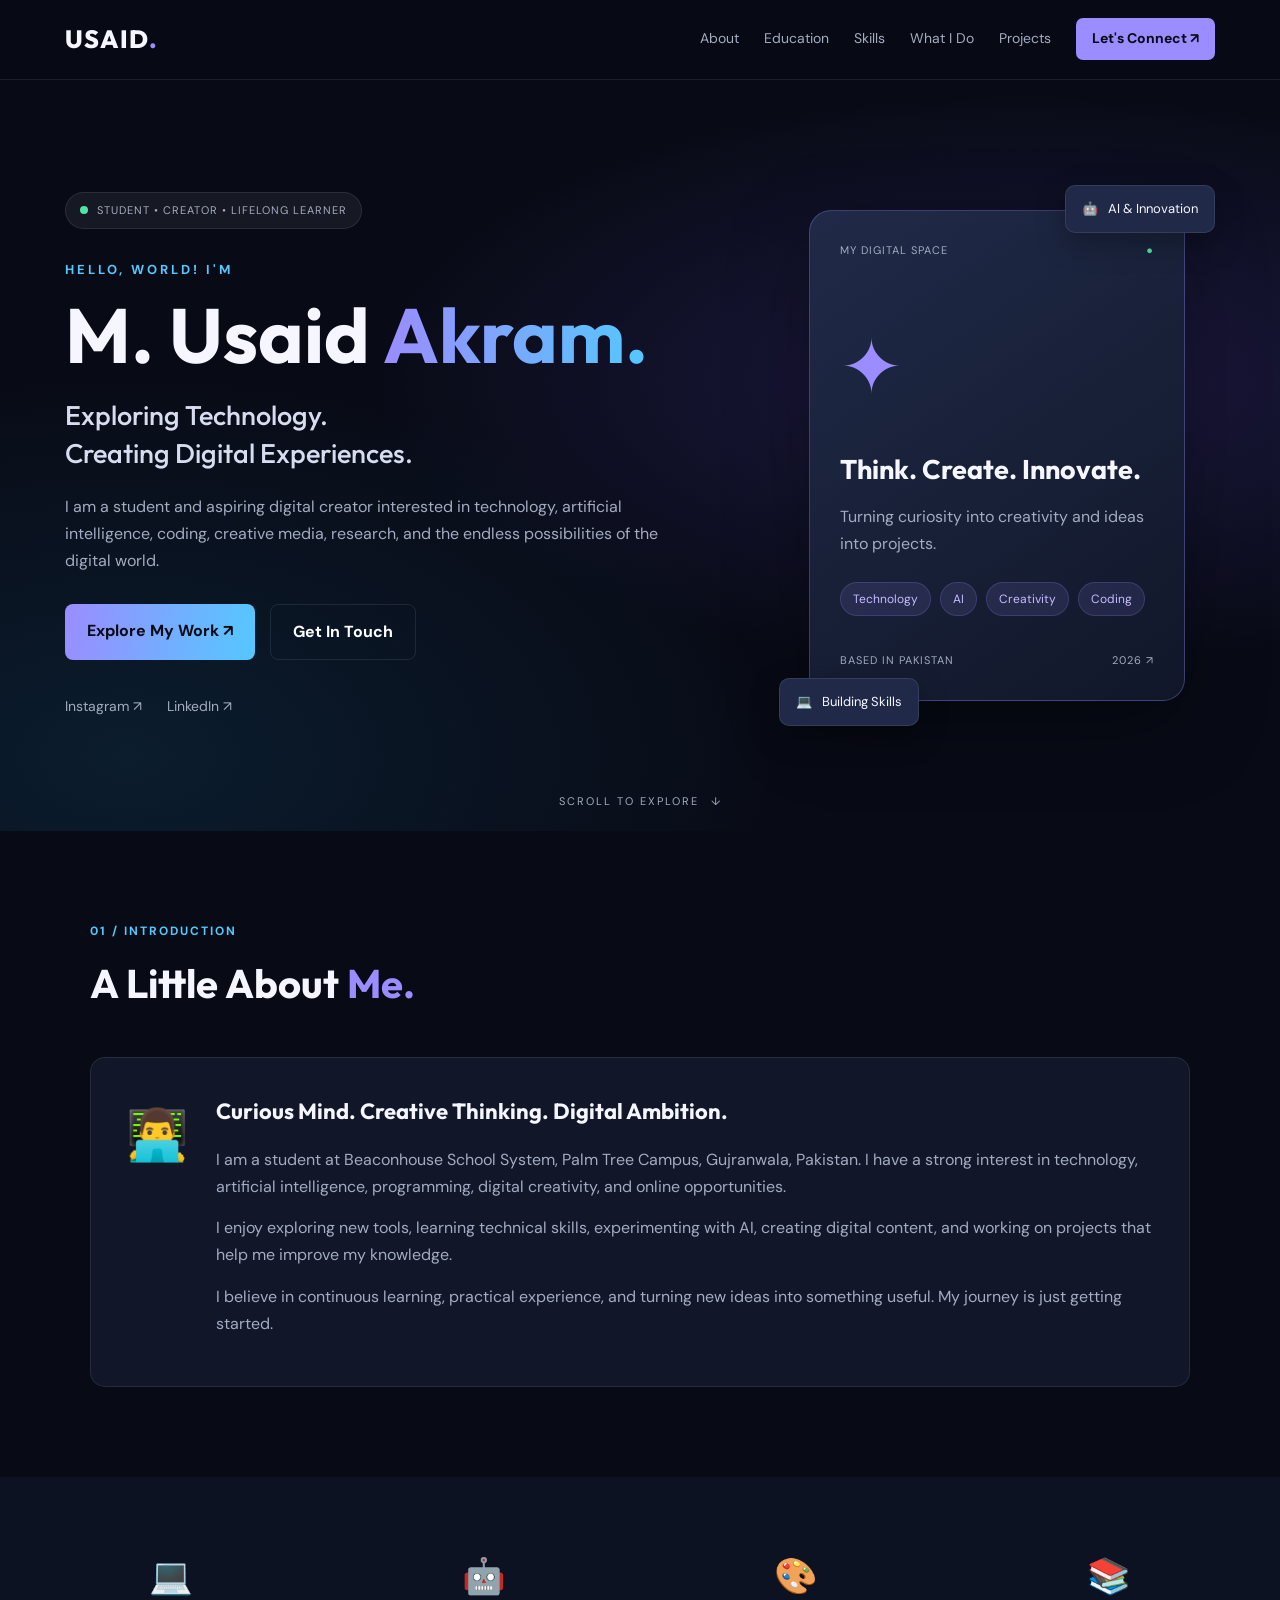
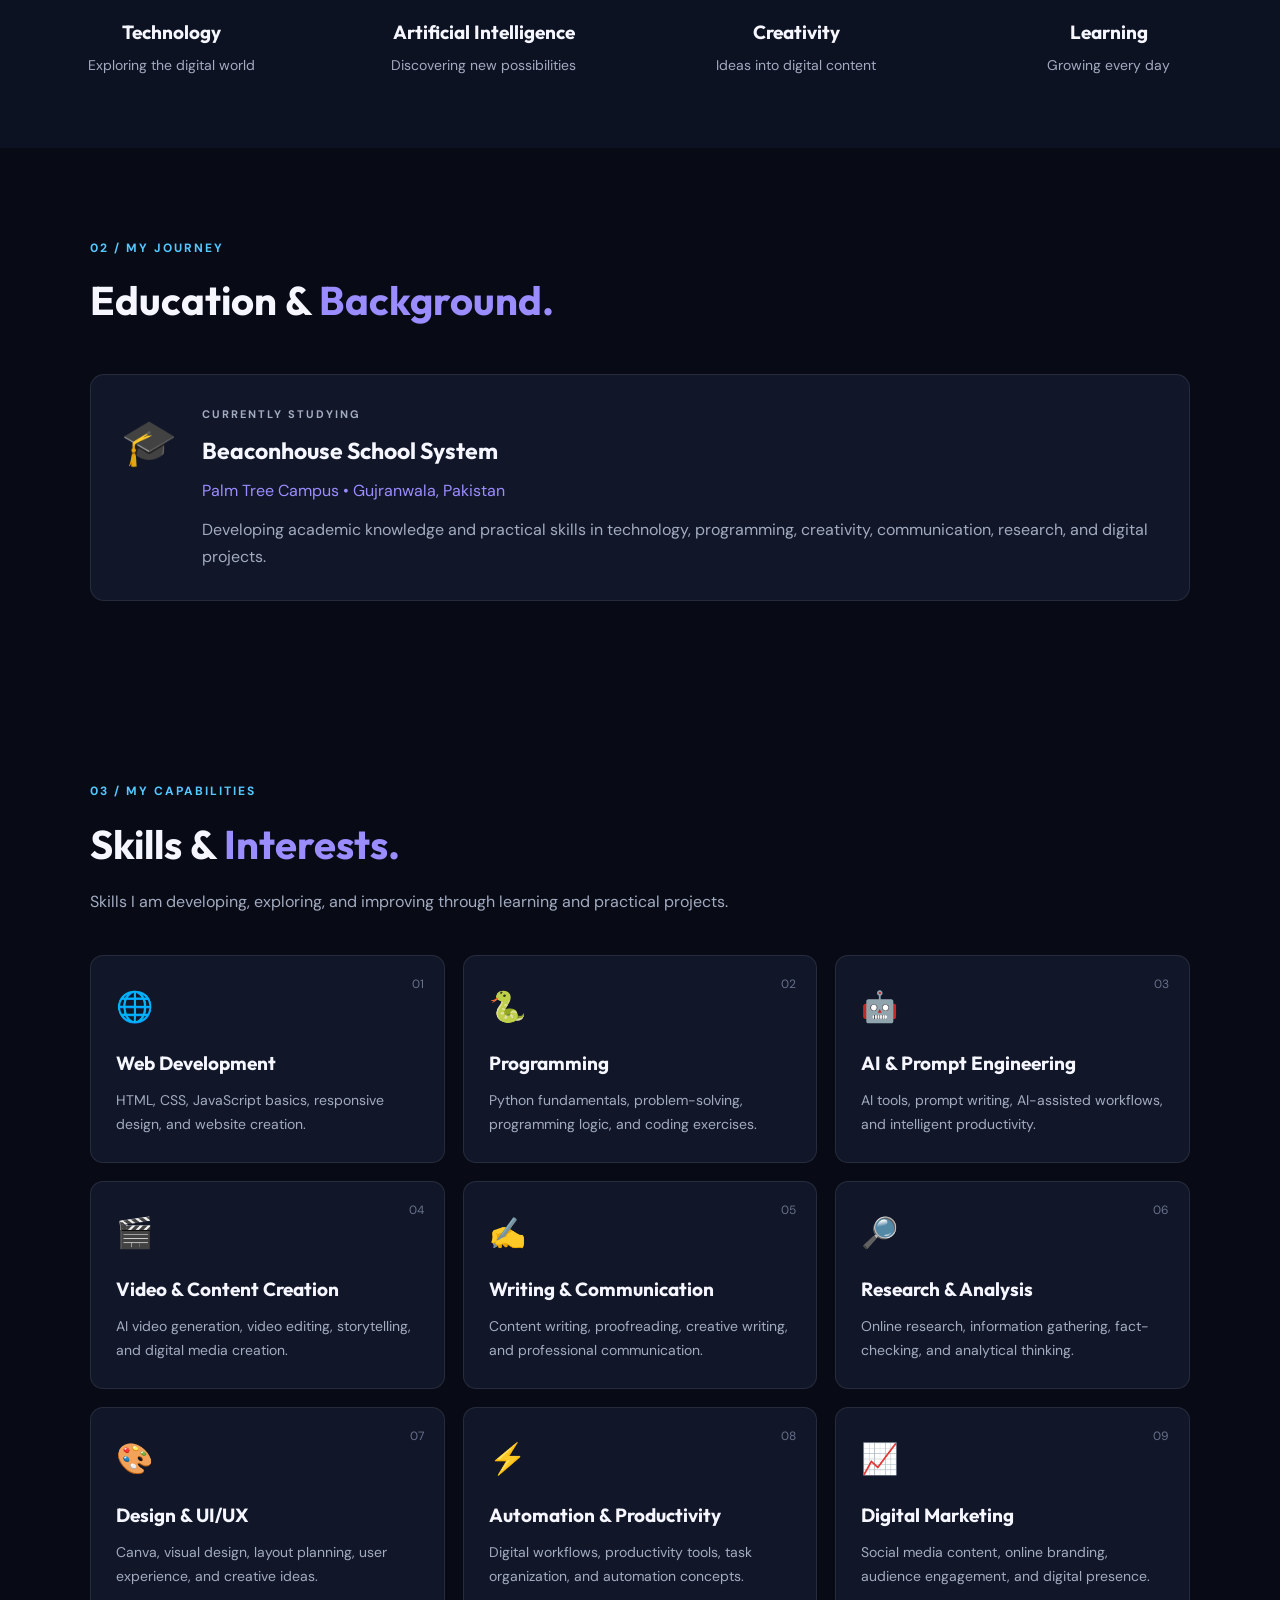
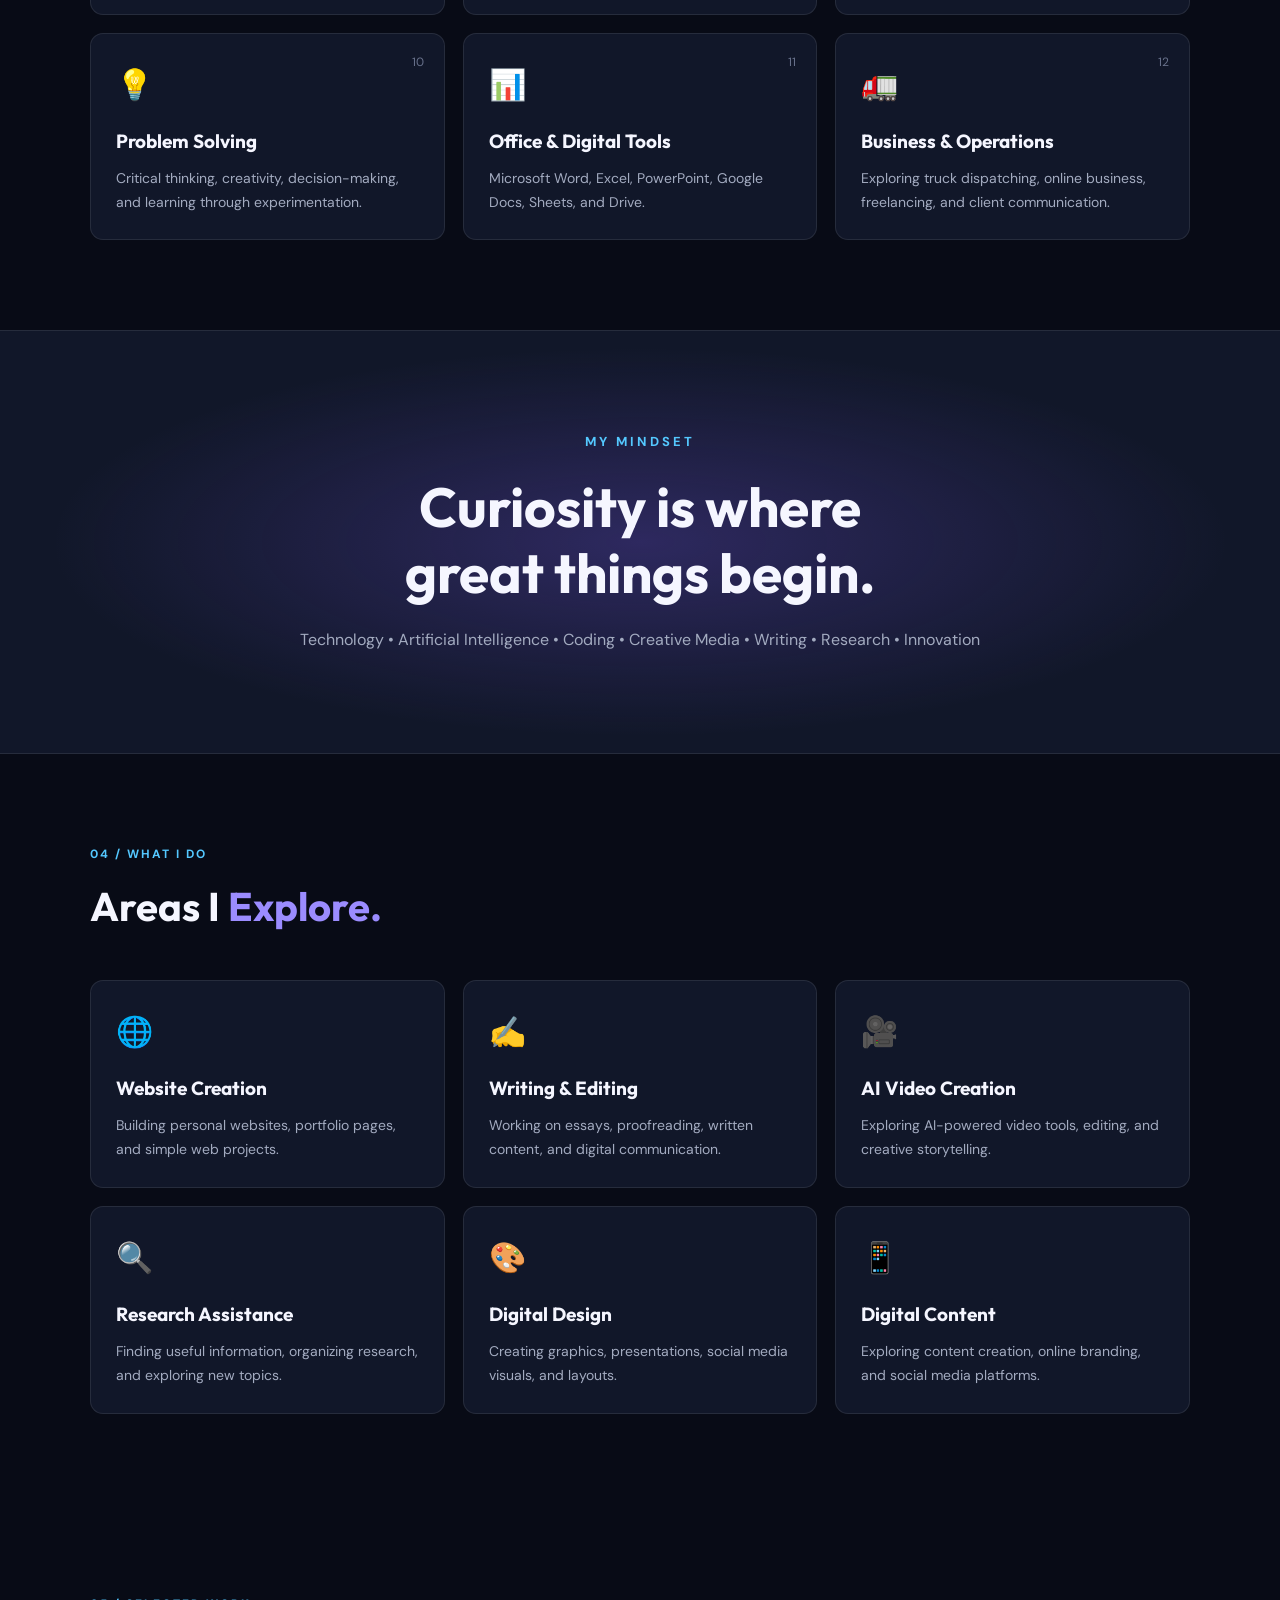
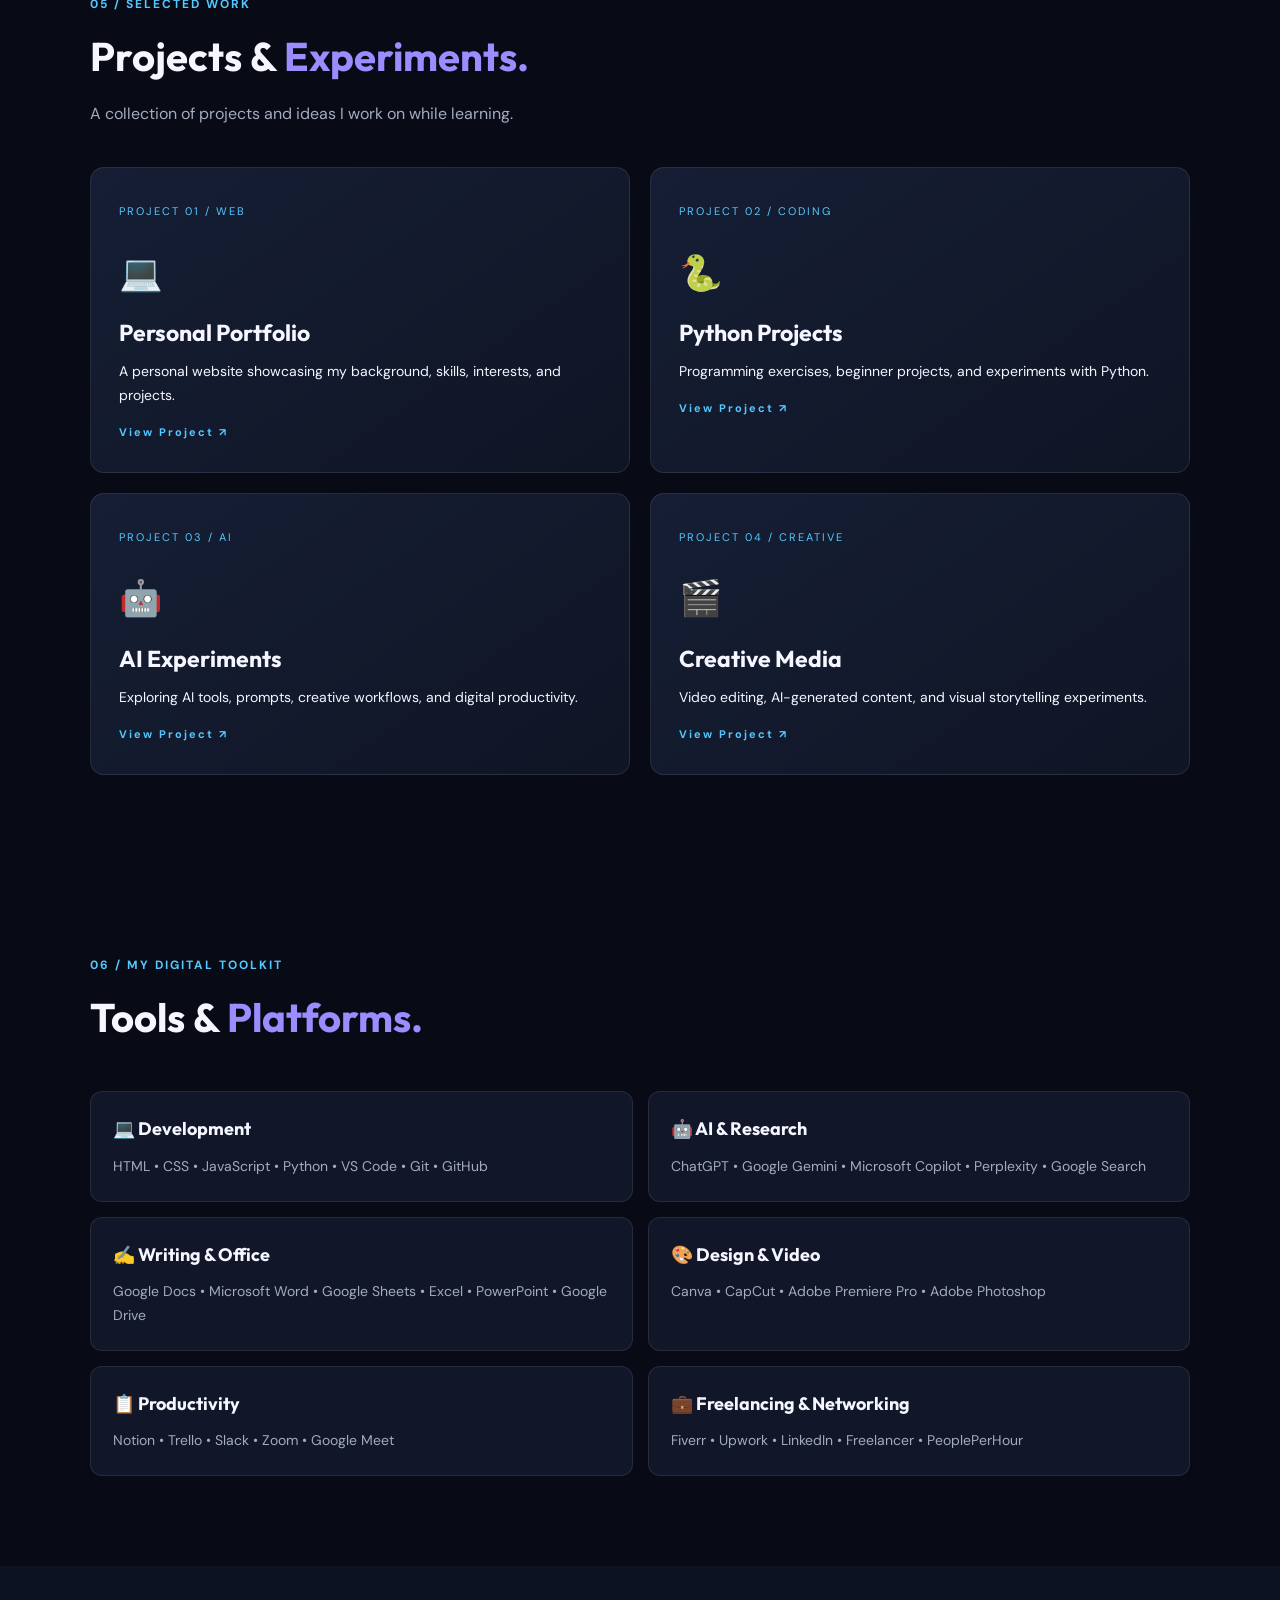
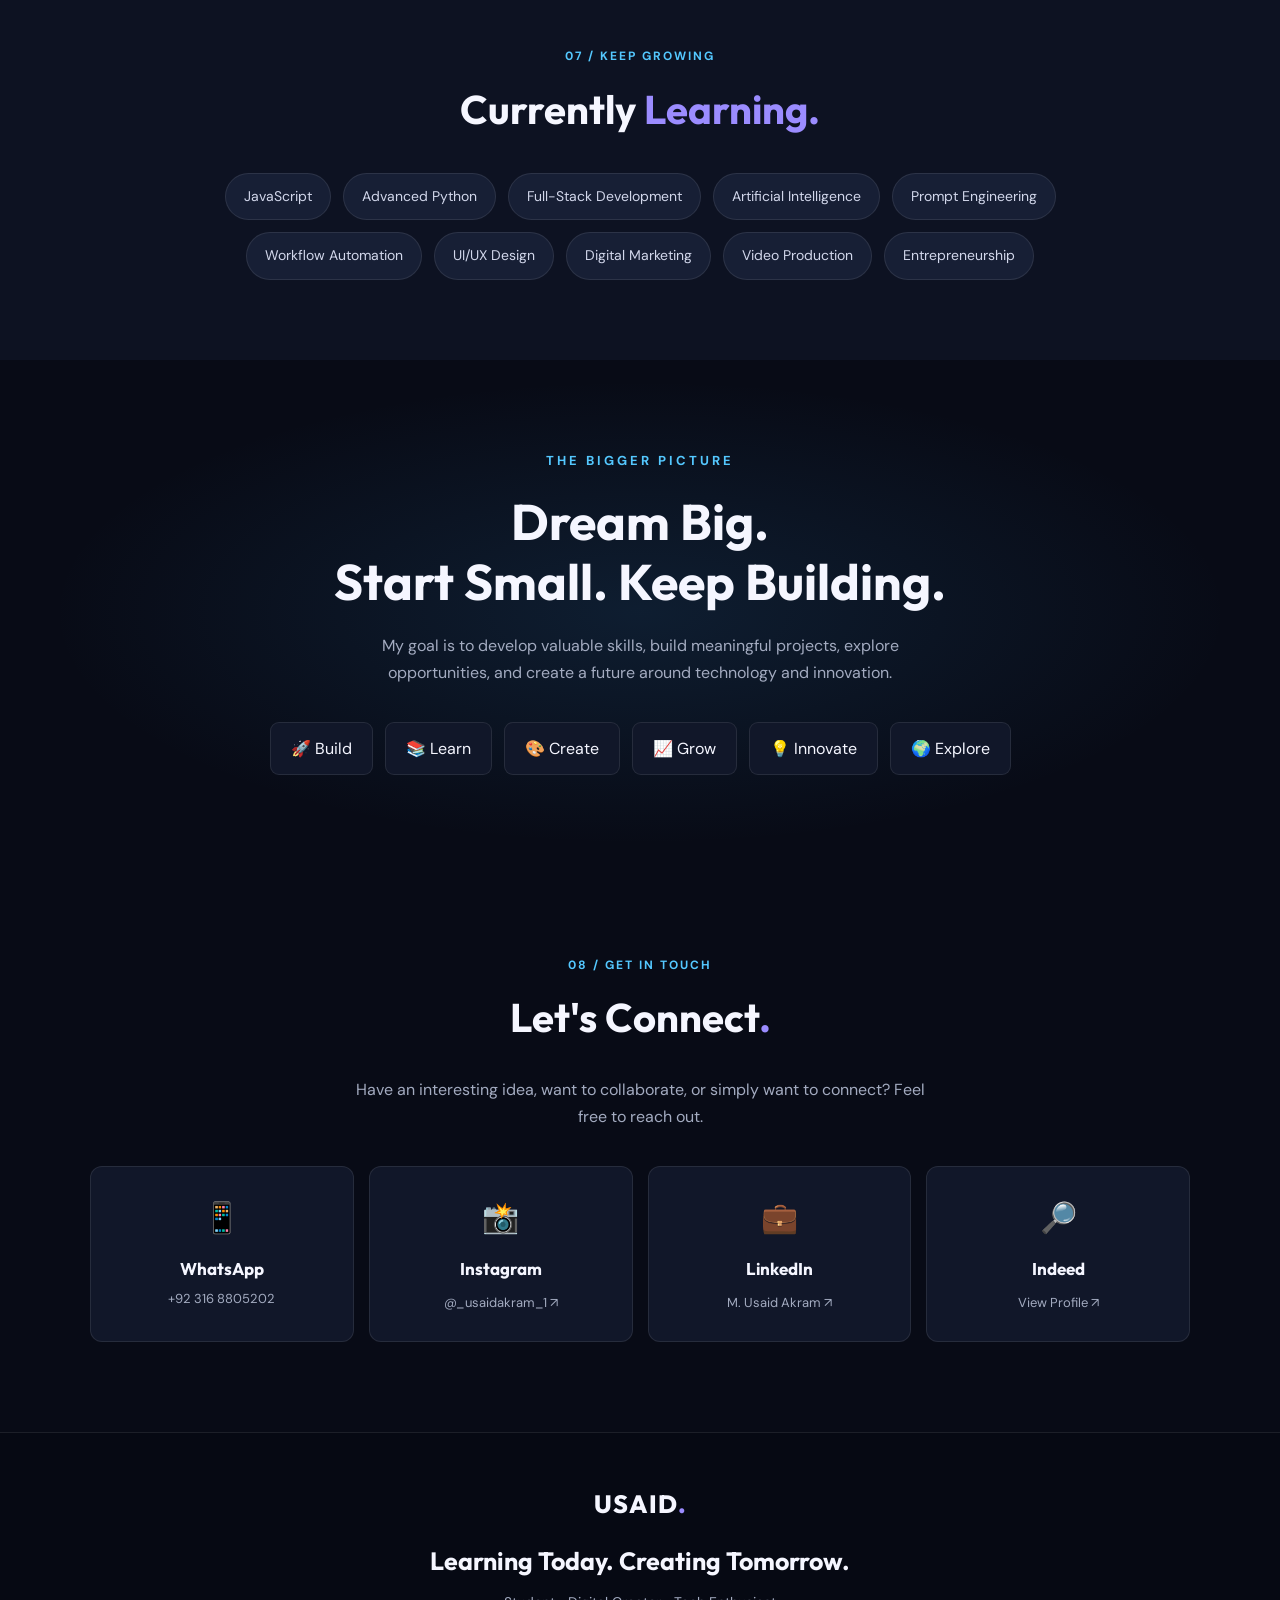
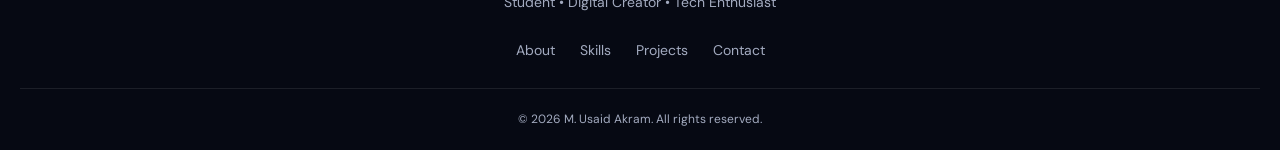
<file: Usaid-Portfolio-portfolio/index.html>
<!DOCTYPE html>
<html lang="en">
<head>
    <meta charset="UTF-8">
    <meta name="viewport" content="width=device-width, initial-scale=1.0">

    <title>M. Usaid Akram | Personal Portfolio</title>

    <meta name="description" content="The personal portfolio of M. Usaid Akram, a student, digital creator and technology enthusiast.">

    <link rel="preconnect" href="https://fonts.googleapis.com">
    <link rel="preconnect" href="https://fonts.gstatic.com" crossorigin>
    <link href="https://fonts.googleapis.com/css2?family=DM+Sans:wght@400;500;600;700;800&family=Outfit:wght@400;500;600;700;800&display=swap" rel="stylesheet">

    <link rel="stylesheet" href="style.css">
</head>

<body>

    <header class="navbar">
        <div class="nav-container">
            <a href="#" class="logo">USAID<span>.</span></a>

            <nav>
                <a href="#about">About</a>
                <a href="#education">Education</a>
                <a href="#skills">Skills</a>
                <a href="#services">What I Do</a>
                <a href="#projects">Projects</a>
                <a href="#contact" class="nav-contact">Let's Connect ↗</a>
            </nav>
        </div>
    </header>

    <main>


        <section class="hero">
            <div class="hero-container">

                <div class="hero-content">

                    <div class="availability">
                        <span class="green-dot"></span>
                        STUDENT • CREATOR • LIFELONG LEARNER
                    </div>

                    <p class="small-heading">HELLO, WORLD! I'M</p>

                    <h1>
                        M. Usaid <span>Akram.</span>
                    </h1>

                    <h2>
                        Exploring Technology.<br>
                        Creating Digital Experiences.
                    </h2>

                    <p class="hero-description">
                        I am a student and aspiring digital creator interested
                        in technology, artificial intelligence, coding,
                        creative media, research, and the endless possibilities
                        of the digital world.
                    </p>

                    <div class="hero-buttons">
                        <a href="#projects" class="button primary-button">
                            Explore My Work ↗
                        </a>

                        <a href="#contact" class="button secondary-button">
                            Get In Touch
                        </a>
                    </div>

                    <div class="hero-socials">
                        <a href="https://www.instagram.com/_usaidakram_1/" target="_blank">Instagram ↗</a>
                        <a href="https://www.linkedin.com/in/usaid-akram-0ba9a6431/" target="_blank">LinkedIn ↗</a>
                    </div>

                </div>

                <div class="hero-visual">

                    <div class="visual-card">
                        <div class="visual-top">
                            <span>MY DIGITAL SPACE</span>
                            <span class="visual-dot">●</span>
                        </div>

                        <div class="visual-icon">✦</div>

                        <h3>Think. Create. Innovate.</h3>

                        <p>
                            Turning curiosity into creativity
                            and ideas into projects.
                        </p>

                        <div class="visual-tags">
                            <span>Technology</span>
                            <span>AI</span>
                            <span>Creativity</span>
                            <span>Coding</span>
                        </div>

                        <div class="visual-bottom">
                            <span>BASED IN PAKISTAN</span>
                            <span>2026 ↗</span>
                        </div>
                    </div>

                    <div class="floating-card card-one">
                        <span>🤖</span> AI & Innovation
                    </div>

                    <div class="floating-card card-two">
                        <span>💻</span> Building Skills
                    </div>

                </div>

            </div>

            <div class="hero-bottom">
                <span>SCROLL TO EXPLORE</span>
                <span>↓</span>
            </div>
        </section>



        <section id="about" class="section">

            <div class="section-heading">
                <p>01 / INTRODUCTION</p>
                <h2>A Little About <span>Me.</span></h2>
            </div>

            <div class="about-card">

                <div class="about-icon">👨‍💻</div>

                <div class="about-text">
                    <h3>Curious Mind. Creative Thinking. Digital Ambition.</h3>

                    <p>
                        I am a student at Beaconhouse School System,
                        Palm Tree Campus, Gujranwala, Pakistan.
                        I have a strong interest in technology,
                        artificial intelligence, programming,
                        digital creativity, and online opportunities.
                    </p>

                    <p>
                        I enjoy exploring new tools, learning technical
                        skills, experimenting with AI, creating digital
                        content, and working on projects that help me
                        improve my knowledge.
                    </p>

                    <p>
                        I believe in continuous learning, practical
                        experience, and turning new ideas into something
                        useful. My journey is just getting started.
                    </p>
                </div>

            </div>

        </section>



        <section class="stats-section">

            <div class="stat-card">
                <span>💻</span>
                <h3>Technology</h3>
                <p>Exploring the digital world</p>
            </div>

            <div class="stat-card">
                <span>🤖</span>
                <h3>Artificial Intelligence</h3>
                <p>Discovering new possibilities</p>
            </div>

            <div class="stat-card">
                <span>🎨</span>
                <h3>Creativity</h3>
                <p>Ideas into digital content</p>
            </div>

            <div class="stat-card">
                <span>📚</span>
                <h3>Learning</h3>
                <p>Growing every day</p>
            </div>

        </section>



        <section id="education" class="section">

            <div class="section-heading">
                <p>02 / MY JOURNEY</p>
                <h2>Education & <span>Background.</span></h2>
            </div>

            <div class="info-card">

                <div class="info-icon">🎓</div>

                <div>
                    <p class="card-label">CURRENTLY STUDYING</p>
                    <h3>Beaconhouse School System</h3>

                    <p class="highlight">
                        Palm Tree Campus • Gujranwala, Pakistan
                    </p>

                    <p>
                        Developing academic knowledge and practical
                        skills in technology, programming, creativity,
                        communication, research, and digital projects.
                    </p>
                </div>

            </div>

        </section>



        <section id="skills" class="section">

            <div class="section-heading">
                <p>03 / MY CAPABILITIES</p>
                <h2>Skills & <span>Interests.</span></h2>
                <p class="section-description">
                    Skills I am developing, exploring, and improving
                    through learning and practical projects.
                </p>
            </div>

            <div class="card-grid">

                <div class="skill-card">
                    <span class="number">01</span>
                    <div class="skill-icon">🌐</div>
                    <h3>Web Development</h3>
                    <p>HTML, CSS, JavaScript basics, responsive design, and website creation.</p>
                </div>

                <div class="skill-card">
                    <span class="number">02</span>
                    <div class="skill-icon">🐍</div>
                    <h3>Programming</h3>
                    <p>Python fundamentals, problem-solving, programming logic, and coding exercises.</p>
                </div>

                <div class="skill-card">
                    <span class="number">03</span>
                    <div class="skill-icon">🤖</div>
                    <h3>AI & Prompt Engineering</h3>
                    <p>AI tools, prompt writing, AI-assisted workflows, and intelligent productivity.</p>
                </div>

                <div class="skill-card">
                    <span class="number">04</span>
                    <div class="skill-icon">🎬</div>
                    <h3>Video & Content Creation</h3>
                    <p>AI video generation, video editing, storytelling, and digital media creation.</p>
                </div>

                <div class="skill-card">
                    <span class="number">05</span>
                    <div class="skill-icon">✍️</div>
                    <h3>Writing & Communication</h3>
                    <p>Content writing, proofreading, creative writing, and professional communication.</p>
                </div>

                <div class="skill-card">
                    <span class="number">06</span>
                    <div class="skill-icon">🔎</div>
                    <h3>Research & Analysis</h3>
                    <p>Online research, information gathering, fact-checking, and analytical thinking.</p>
                </div>

                <div class="skill-card">
                    <span class="number">07</span>
                    <div class="skill-icon">🎨</div>
                    <h3>Design & UI/UX</h3>
                    <p>Canva, visual design, layout planning, user experience, and creative ideas.</p>
                </div>

                <div class="skill-card">
                    <span class="number">08</span>
                    <div class="skill-icon">⚡</div>
                    <h3>Automation & Productivity</h3>
                    <p>Digital workflows, productivity tools, task organization, and automation concepts.</p>
                </div>

                <div class="skill-card">
                    <span class="number">09</span>
                    <div class="skill-icon">📈</div>
                    <h3>Digital Marketing</h3>
                    <p>Social media content, online branding, audience engagement, and digital presence.</p>
                </div>

                <div class="skill-card">
                    <span class="number">10</span>
                    <div class="skill-icon">💡</div>
                    <h3>Problem Solving</h3>
                    <p>Critical thinking, creativity, decision-making, and learning through experimentation.</p>
                </div>

                <div class="skill-card">
                    <span class="number">11</span>
                    <div class="skill-icon">📊</div>
                    <h3>Office & Digital Tools</h3>
                    <p>Microsoft Word, Excel, PowerPoint, Google Docs, Sheets, and Drive.</p>
                </div>

                <div class="skill-card">
                    <span class="number">12</span>
                    <div class="skill-icon">🚛</div>
                    <h3>Business & Operations</h3>
                    <p>Exploring truck dispatching, online business, freelancing, and client communication.</p>
                </div>

            </div>

        </section>



        <section class="passion-section">

            <div class="passion-content">
                <p class="small-heading">MY MINDSET</p>

                <h2>Curiosity is where<br>great things begin.</h2>

                <p>
                    Technology • Artificial Intelligence • Coding •
                    Creative Media • Writing • Research • Innovation
                </p>
            </div>

        </section>



        <section id="services" class="section">

            <div class="section-heading">
                <p>04 / WHAT I DO</p>
                <h2>Areas I <span>Explore.</span></h2>
            </div>

            <div class="card-grid">

                <div class="service-card">
                    <div class="service-icon">🌐</div>
                    <h3>Website Creation</h3>
                    <p>Building personal websites, portfolio pages, and simple web projects.</p>
                </div>

                <div class="service-card">
                    <div class="service-icon">✍️</div>
                    <h3>Writing & Editing</h3>
                    <p>Working on essays, proofreading, written content, and digital communication.</p>
                </div>

                <div class="service-card">
                    <div class="service-icon">🎥</div>
                    <h3>AI Video Creation</h3>
                    <p>Exploring AI-powered video tools, editing, and creative storytelling.</p>
                </div>

                <div class="service-card">
                    <div class="service-icon">🔍</div>
                    <h3>Research Assistance</h3>
                    <p>Finding useful information, organizing research, and exploring new topics.</p>
                </div>

                <div class="service-card">
                    <div class="service-icon">🎨</div>
                    <h3>Digital Design</h3>
                    <p>Creating graphics, presentations, social media visuals, and layouts.</p>
                </div>

                <div class="service-card">
                    <div class="service-icon">📱</div>
                    <h3>Digital Content</h3>
                    <p>Exploring content creation, online branding, and social media platforms.</p>
                </div>

            </div>

        </section>



       
<section id="projects" class="section">

    <div class="section-heading">
        <p>05 / SELECTED WORK</p>
        <h2>Projects & <span>Experiments.</span></h2>
        <p class="section-description">
            A collection of projects and ideas I work on while learning.
        </p>
    </div>

    <div class="project-grid">

        <a href="01-personal-portfolio/index.html"
           class="project-card">

            <span>PROJECT 01 / WEB</span>
            <div class="project-icon">💻</div>
            <h3>Personal Portfolio</h3>
            <p>
                A personal website showcasing my background,
                skills, interests, and projects.
            </p>

            <span class="project-link">View Project ↗</span>
        </a>

        <a href="02-python-projects/index.html"
           class="project-card">

            <span>PROJECT 02 / CODING</span>
            <div class="project-icon">🐍</div>
            <h3>Python Projects</h3>
            <p>
                Programming exercises, beginner projects,
                and experiments with Python.
            </p>

            <span class="project-link">View Project ↗</span>
        </a>

        <a href="03-ai-experiments/index.html"
           class="project-card">

            <span>PROJECT 03 / AI</span>
            <div class="project-icon">🤖</div>
            <h3>AI Experiments</h3>
            <p>
                Exploring AI tools, prompts, creative workflows,
                and digital productivity.
            </p>

            <span class="project-link">View Project ↗</span>
        </a>

        <a href="04-creative-media/index.html"
           class="project-card">

            <span>PROJECT 04 / CREATIVE</span>
            <div class="project-icon">🎬</div>
            <h3>Creative Media</h3>
            <p>
                Video editing, AI-generated content,
                and visual storytelling experiments.
            </p>

            <span class="project-link">View Project ↗</span>
        </a>

    </div>

</section>


        <section class="section">

            <div class="section-heading">
                <p>06 / MY DIGITAL TOOLKIT</p>
                <h2>Tools & <span>Platforms.</span></h2>
            </div>

            <div class="tools-container">

                <div class="tool-group">
                    <h3>💻 Development</h3>
                    <p>HTML • CSS • JavaScript • Python • VS Code • Git • GitHub</p>
                </div>

                <div class="tool-group">
                    <h3>🤖 AI & Research</h3>
                    <p>ChatGPT • Google Gemini • Microsoft Copilot • Perplexity • Google Search</p>
                </div>

                <div class="tool-group">
                    <h3>✍️ Writing & Office</h3>
                    <p>Google Docs • Microsoft Word • Google Sheets • Excel • PowerPoint • Google Drive</p>
                </div>

                <div class="tool-group">
                    <h3>🎨 Design & Video</h3>
                    <p>Canva • CapCut • Adobe Premiere Pro • Adobe Photoshop</p>
                </div>

                <div class="tool-group">
                    <h3>📋 Productivity</h3>
                    <p>Notion • Trello • Slack • Zoom • Google Meet</p>
                </div>

                <div class="tool-group">
                    <h3>💼 Freelancing & Networking</h3>
                    <p>Fiverr • Upwork • LinkedIn • Freelancer • PeoplePerHour</p>
                </div>

            </div>

        </section>



        <section class="learning-section">

            <div class="section-heading">
                <p>07 / KEEP GROWING</p>
                <h2>Currently <span>Learning.</span></h2>
            </div>

            <div class="learning-list">
                <span>JavaScript</span>
                <span>Advanced Python</span>
                <span>Full-Stack Development</span>
                <span>Artificial Intelligence</span>
                <span>Prompt Engineering</span>
                <span>Workflow Automation</span>
                <span>UI/UX Design</span>
                <span>Digital Marketing</span>
                <span>Video Production</span>
                <span>Entrepreneurship</span>
            </div>

        </section>



        <section class="goals-section">

            <div class="goals-content">
                <p class="small-heading">THE BIGGER PICTURE</p>

                <h2>Dream Big.<br>Start Small. Keep Building.</h2>

                <p>
                    My goal is to develop valuable skills, build meaningful
                    projects, explore opportunities, and create a future
                    around technology and innovation.
                </p>

                <div class="goal-list">
                    <div>🚀 Build</div>
                    <div>📚 Learn</div>
                    <div>🎨 Create</div>
                    <div>📈 Grow</div>
                    <div>💡 Innovate</div>
                    <div>🌍 Explore</div>
                </div>
            </div>

        </section>



        <section id="contact" class="section contact-section">

            <div class="section-heading">
                <p>08 / GET IN TOUCH</p>
                <h2>Let's Connect<span>.</span></h2>
            </div>

            <p class="contact-intro">
                Have an interesting idea, want to collaborate, or simply
                want to connect? Feel free to reach out.
            </p>

            <div class="contact-info">

                <div class="contact-card">
                    <span>📱</span>
                    <h3>WhatsApp</h3>
                    <p>+92 316 8805202</p>
                </div>

                <div class="contact-card">
                    <span>📸</span>
                    <h3>Instagram</h3>
                    <a href="https://www.instagram.com/_usaidakram_1/" target="_blank">
                        @_usaidakram_1 ↗
                    </a>
                </div>

                <div class="contact-card">
                    <span>💼</span>
                    <h3>LinkedIn</h3>
                    <a href="https://www.linkedin.com/in/usaid-akram-0ba9a6431/" target="_blank">
                        M. Usaid Akram ↗
                    </a>
                </div>

                <div class="contact-card">
                    <span>🔎</span>
                    <h3>Indeed</h3>
                    <a href="https://profile.indeed.com/?hl=en_PK&co=PK&from=gnav-homepage" target="_blank">
                        View Profile ↗
                    </a>
                </div>

            </div>

        </section>

    </main>



    <footer>

        <a href="#" class="footer-logo">USAID<span>.</span></a>

        <h2>Learning Today. Creating Tomorrow.</h2>

        <p>Student • Digital Creator • Tech Enthusiast</p>

        <div class="footer-links">
            <a href="#about">About</a>
            <a href="#skills">Skills</a>
            <a href="#projects">Projects</a>
            <a href="#contact">Contact</a>
        </div>

        <p class="copyright">
            © 2026 M. Usaid Akram. All rights reserved.
        </p>

    </footer>

</body>
</html>
</file>
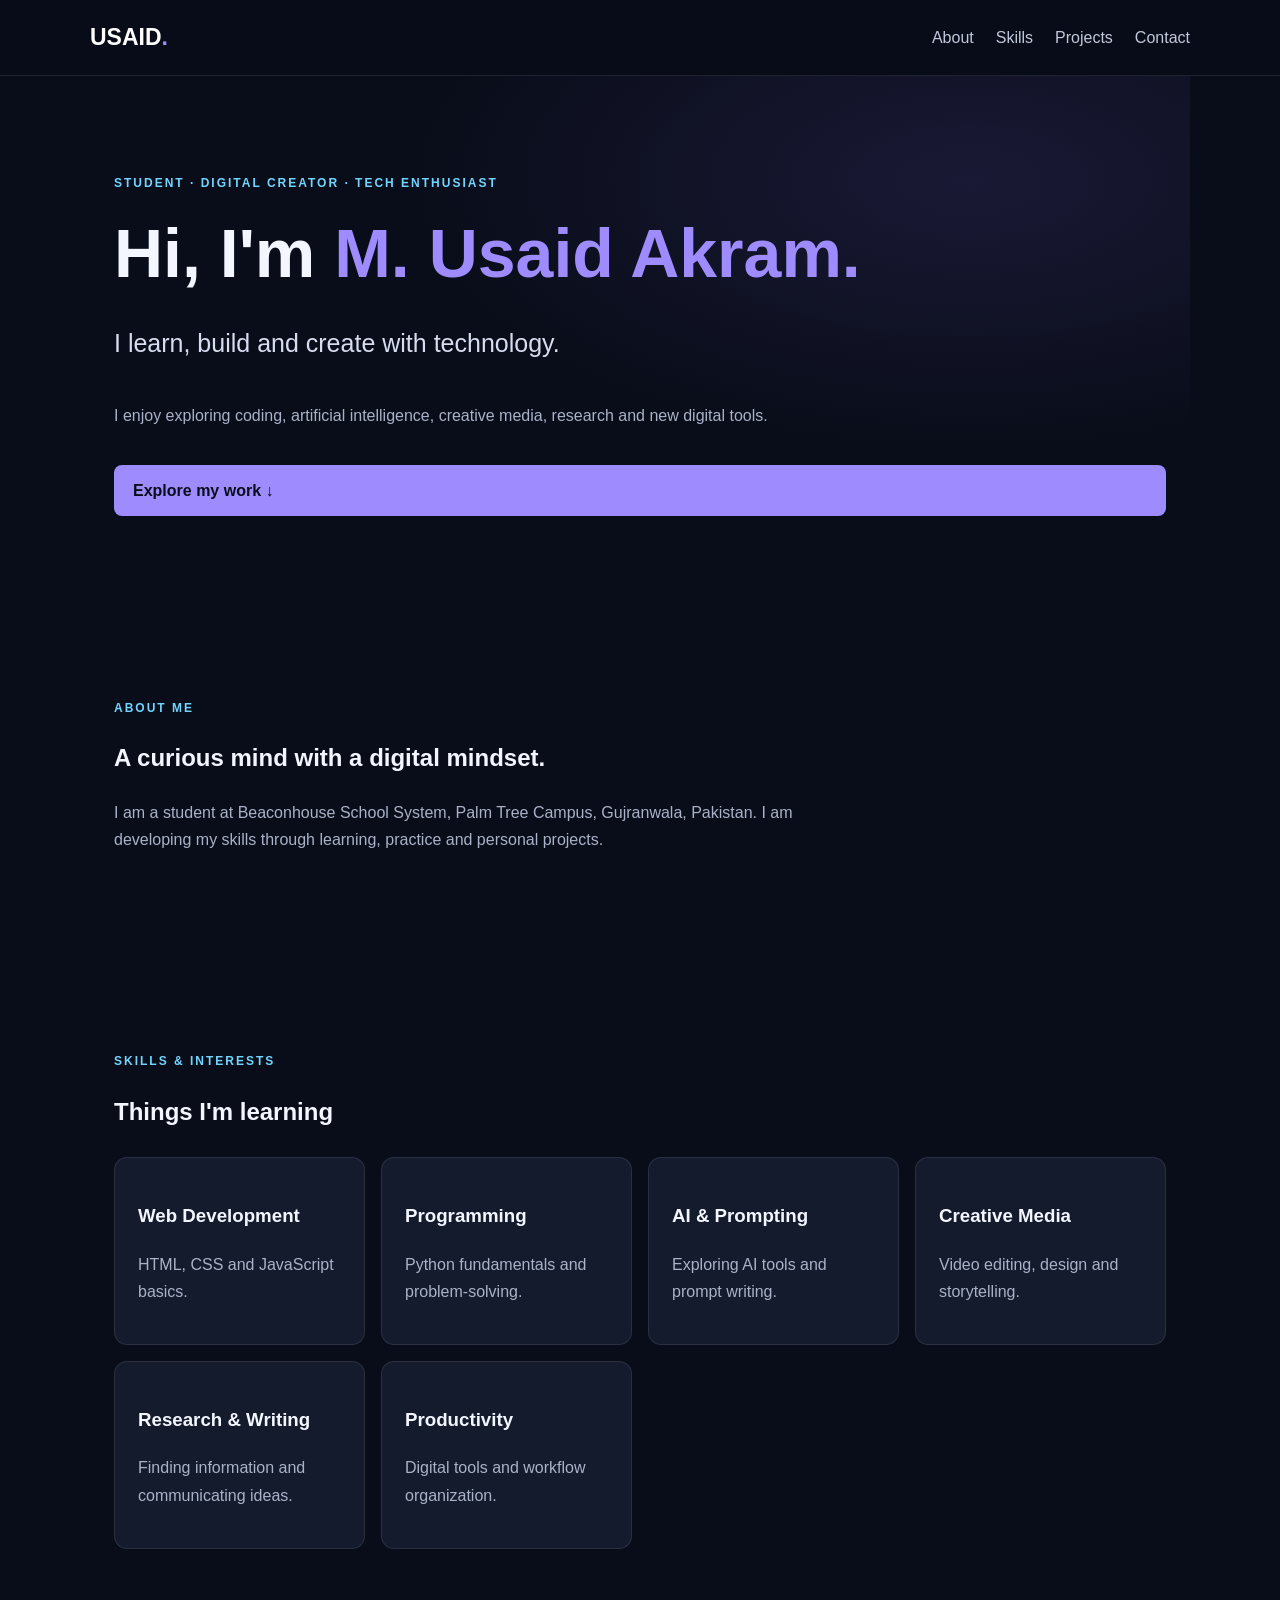
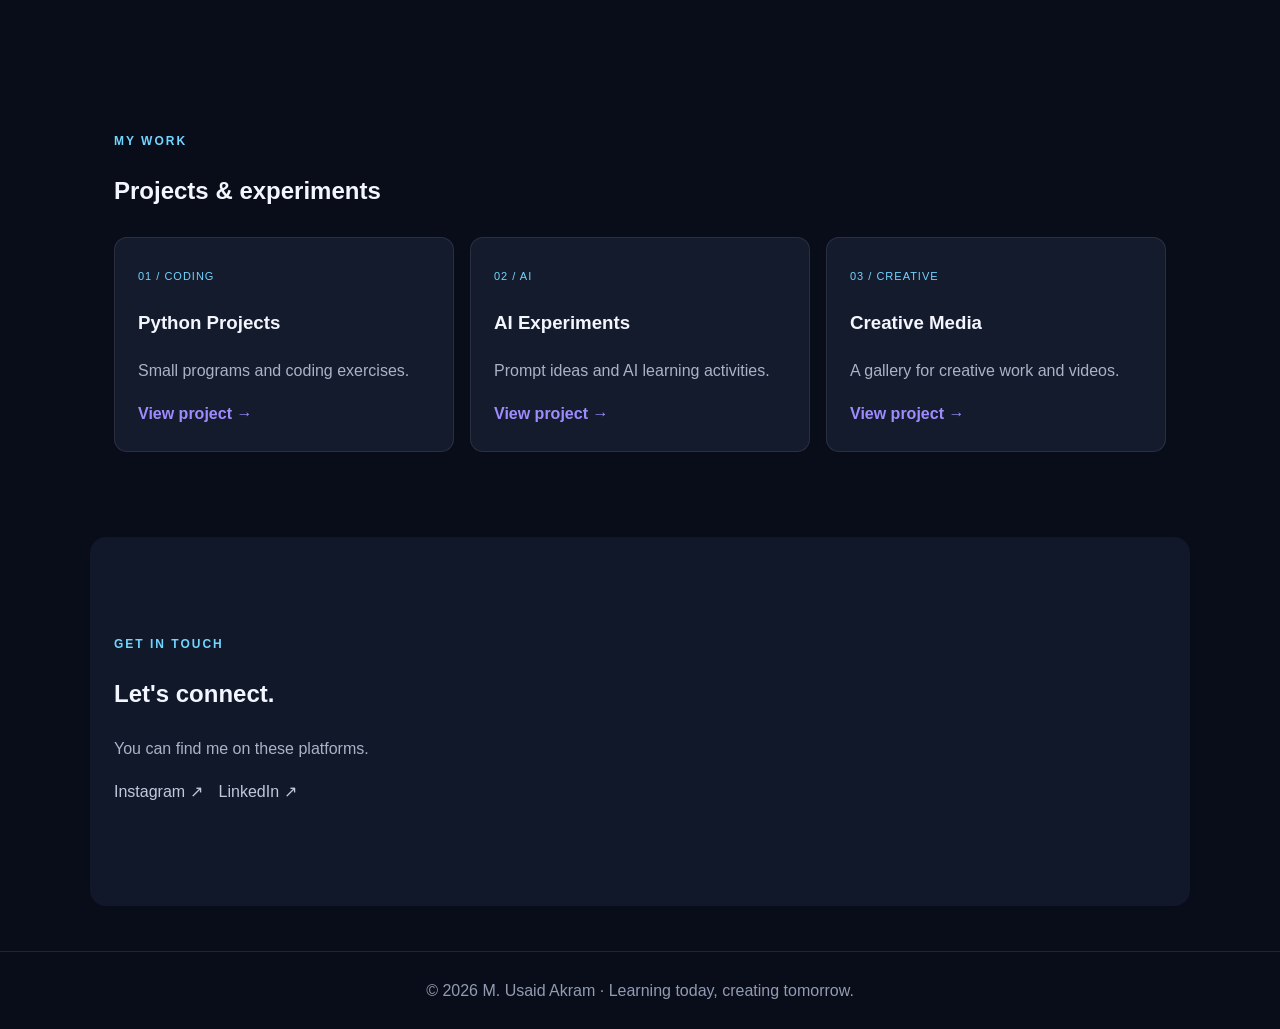
<file: Usaid-Portfolio-portfolio/01-personal-portfolio/index.html>
<!DOCTYPE html>
<html lang="en">
<head>
  <meta charset="UTF-8">
  <meta name="viewport" content="width=device-width, initial-scale=1.0">
  <title>M. Usaid Akram | Portfolio</title>
  <link rel="stylesheet" href="style.css">
</head>
<body>
  <header class="nav">
    <a class="logo" href="#">USAID<span>.</span></a>
    <nav><a href="#about">About</a><a href="#skills">Skills</a><a href="#projects">Projects</a><a href="#contact">Contact</a></nav>
  </header>
  <main>
    <section class="hero">
      <p class="eyebrow">STUDENT · DIGITAL CREATOR · TECH ENTHUSIAST</p>
      <h1>Hi, I'm <span>M. Usaid Akram.</span></h1>
      <h2>I learn, build and create with technology.</h2>
      <p class="muted">I enjoy exploring coding, artificial intelligence, creative media, research and new digital tools.</p>
      <a class="button" href="#projects">Explore my work ↓</a>
    </section>
    <section id="about" class="section">
      <p class="eyebrow">ABOUT ME</p><h2>A curious mind with a digital mindset.</h2>
      <p class="muted">I am a student at Beaconhouse School System, Palm Tree Campus, Gujranwala, Pakistan. I am developing my skills through learning, practice and personal projects.</p>
    </section>
    <section id="skills" class="section">
      <p class="eyebrow">SKILLS & INTERESTS</p><h2>Things I'm learning</h2>
      <div class="grid">
        <article class="card"><h3>Web Development</h3><p>HTML, CSS and JavaScript basics.</p></article>
        <article class="card"><h3>Programming</h3><p>Python fundamentals and problem-solving.</p></article>
        <article class="card"><h3>AI & Prompting</h3><p>Exploring AI tools and prompt writing.</p></article>
        <article class="card"><h3>Creative Media</h3><p>Video editing, design and storytelling.</p></article>
        <article class="card"><h3>Research & Writing</h3><p>Finding information and communicating ideas.</p></article>
        <article class="card"><h3>Productivity</h3><p>Digital tools and workflow organization.</p></article>
      </div>
    </section>
    <section id="projects" class="section">
      <p class="eyebrow">MY WORK</p><h2>Projects & experiments</h2>
      <div class="grid">
        <a class="card project" href="../02-python-projects/index.html"><span>01 / CODING</span><h3>Python Projects</h3><p>Small programs and coding exercises.</p><b>View project →</b></a>
        <a class="card project" href="../03-ai-experiments/index.html"><span>02 / AI</span><h3>AI Experiments</h3><p>Prompt ideas and AI learning activities.</p><b>View project →</b></a>
        <a class="card project" href="../04-creative-media/index.html"><span>03 / CREATIVE</span><h3>Creative Media</h3><p>A gallery for creative work and videos.</p><b>View project →</b></a>
      </div>
    </section>
    <section id="contact" class="section contact">
      <p class="eyebrow">GET IN TOUCH</p><h2>Let's connect.</h2>
      <p class="muted">You can find me on these platforms.</p>
      <p><a href="https://www.instagram.com/_usaidakram_1/" target="_blank" rel="noopener">Instagram ↗</a>　<a href="https://www.linkedin.com/in/usaid-akram-0ba9a6431/" target="_blank" rel="noopener">LinkedIn ↗</a></p>
    </section>
  </main>
  <footer>© 2026 M. Usaid Akram · Learning today, creating tomorrow.</footer>
</body>
</html>
</file>
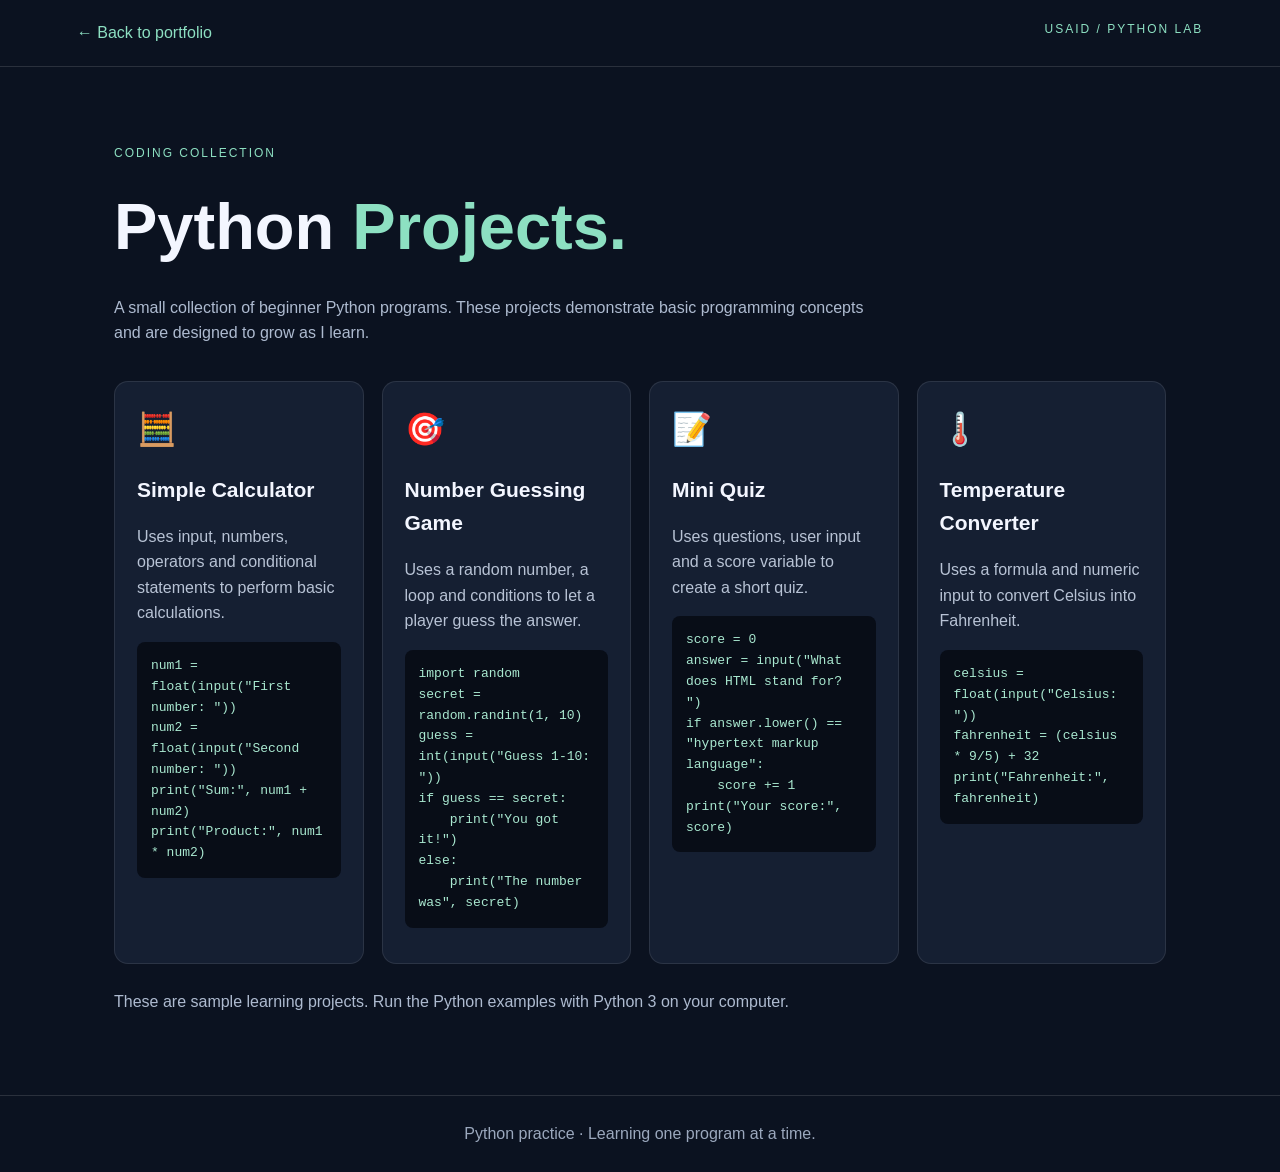
<file: Usaid-Portfolio-portfolio/02-python-projects/index.html>
<!DOCTYPE html>
<html lang="en">
<head>
  <meta charset="UTF-8"><meta name="viewport" content="width=device-width, initial-scale=1.0">
  <title>Python Projects | Usaid</title><link rel="stylesheet" href="style.css">
</head>
<body>
  <header><a href="../01-personal-portfolio/index.html">← Back to portfolio</a><span>USAID / PYTHON LAB</span></header>
  <main>
    <p class="eyebrow">CODING COLLECTION</p><h1>Python <span>Projects.</span></h1>
    <p class="intro">A small collection of beginner Python programs. These projects demonstrate basic programming concepts and are designed to grow as I learn.</p>
    <section class="grid">
      <article class="card"><div class="icon">🧮</div><h2>Simple Calculator</h2><p>Uses input, numbers, operators and conditional statements to perform basic calculations.</p><pre><code>num1 = float(input("First number: "))
num2 = float(input("Second number: "))
print("Sum:", num1 + num2)
print("Product:", num1 * num2)</code></pre></article>
      <article class="card"><div class="icon">🎯</div><h2>Number Guessing Game</h2><p>Uses a random number, a loop and conditions to let a player guess the answer.</p><pre><code>import random
secret = random.randint(1, 10)
guess = int(input("Guess 1-10: "))
if guess == secret:
    print("You got it!")
else:
    print("The number was", secret)</code></pre></article>
      <article class="card"><div class="icon">📝</div><h2>Mini Quiz</h2><p>Uses questions, user input and a score variable to create a short quiz.</p><pre><code>score = 0
answer = input("What does HTML stand for? ")
if answer.lower() == "hypertext markup language":
    score += 1
print("Your score:", score)</code></pre></article>
      <article class="card"><div class="icon">🌡️</div><h2>Temperature Converter</h2><p>Uses a formula and numeric input to convert Celsius into Fahrenheit.</p><pre><code>celsius = float(input("Celsius: "))
fahrenheit = (celsius * 9/5) + 32
print("Fahrenheit:", fahrenheit)</code></pre></article>
    </section>
    <p class="note">These are sample learning projects. Run the Python examples with Python 3 on your computer.</p>
  </main>
  <footer>Python practice · Learning one program at a time.</footer>
</body></html>
</file>
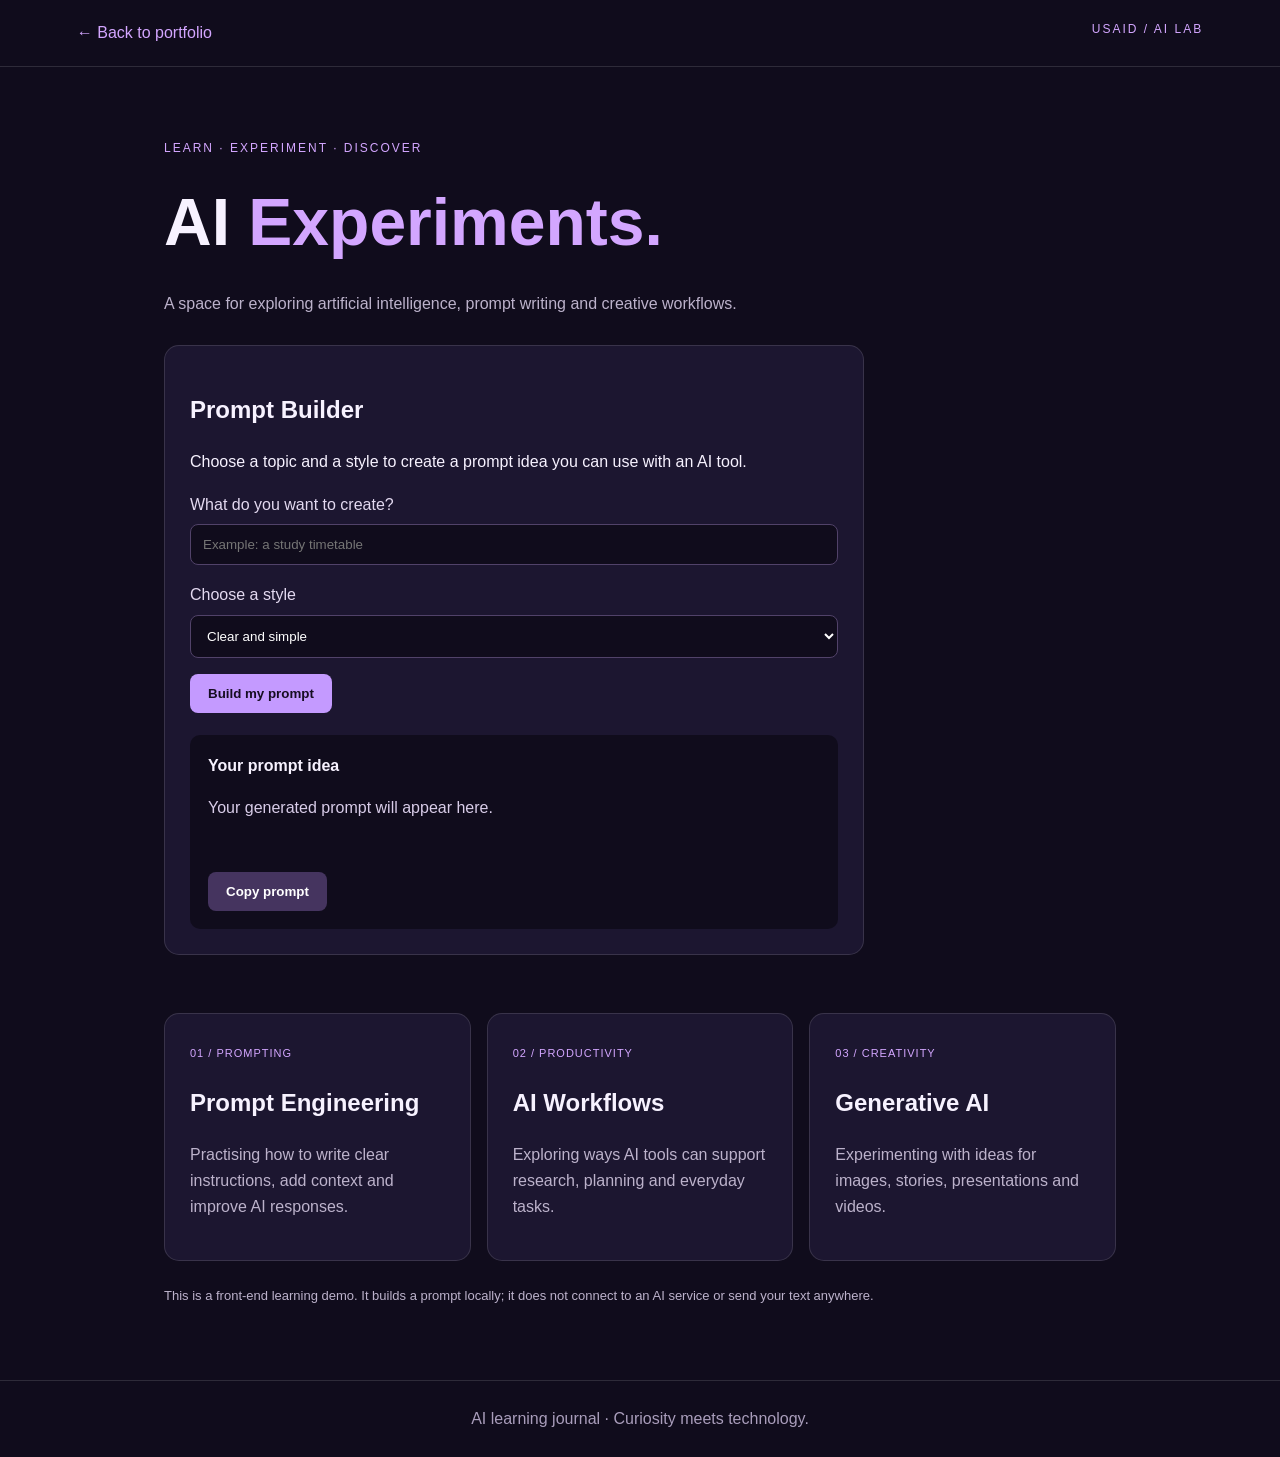
<file: Usaid-Portfolio-portfolio/03-ai-experiments/index.html>
<!DOCTYPE html>
<html lang="en">
<head>
  <meta charset="UTF-8"><meta name="viewport" content="width=device-width, initial-scale=1.0">
  <title>AI Experiments | Usaid</title><link rel="stylesheet" href="style.css">
</head>
<body>
  <header><a href="../01-personal-portfolio/index.html">← Back to portfolio</a><span>USAID / AI LAB</span></header>
  <main>
    <p class="eyebrow">LEARN · EXPERIMENT · DISCOVER</p>
    <h1>AI <span>Experiments.</span></h1>
    <p class="intro">A space for exploring artificial intelligence, prompt writing and creative workflows.</p>
    <section class="panel">
      <h2>Prompt Builder</h2>
      <p>Choose a topic and a style to create a prompt idea you can use with an AI tool.</p>
      <label for="topic">What do you want to create?</label>
      <input id="topic" placeholder="Example: a study timetable">
      <label for="style">Choose a style</label>
      <select id="style">
        <option>Clear and simple</option><option>Creative and detailed</option><option>Professional</option><option>Beginner-friendly</option>
      </select>
      <button id="build">Build my prompt</button>
      <div class="output"><strong>Your prompt idea</strong><p id="result">Your generated prompt will appear here.</p><button class="copy" id="copy">Copy prompt</button></div>
    </section>
    <section class="grid">
      <article class="card"><span>01 / PROMPTING</span><h2>Prompt Engineering</h2><p>Practising how to write clear instructions, add context and improve AI responses.</p></article>
      <article class="card"><span>02 / PRODUCTIVITY</span><h2>AI Workflows</h2><p>Exploring ways AI tools can support research, planning and everyday tasks.</p></article>
      <article class="card"><span>03 / CREATIVITY</span><h2>Generative AI</h2><p>Experimenting with ideas for images, stories, presentations and videos.</p></article>
    </section>
    <p class="disclaimer">This is a front-end learning demo. It builds a prompt locally; it does not connect to an AI service or send your text anywhere.</p>
  </main>
  <footer>AI learning journal · Curiosity meets technology.</footer>
  <script src="script.js"></script>
</body></html>
</file>
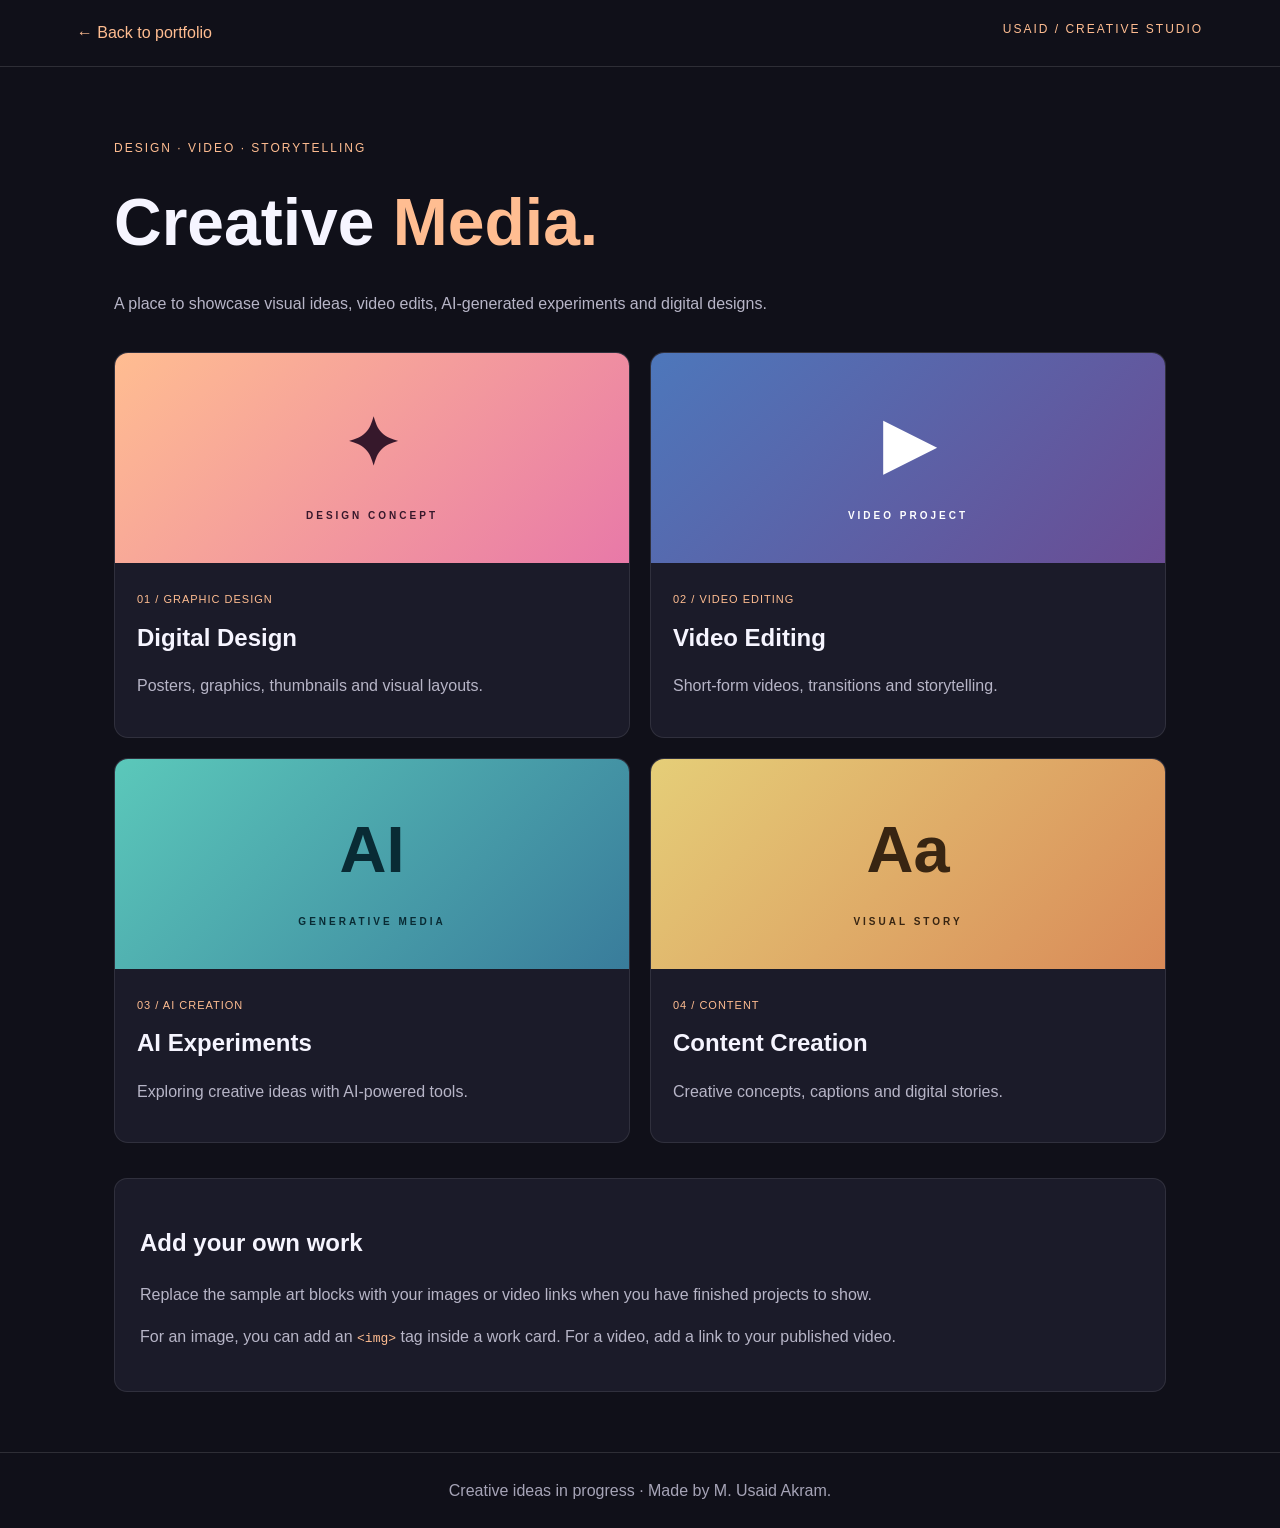
<file: Usaid-Portfolio-portfolio/04-creative-media/index.html>
<!DOCTYPE html>
<html lang="en">
<head>
  <meta charset="UTF-8"><meta name="viewport" content="width=device-width, initial-scale=1.0">
  <title>Creative Media | Usaid</title><link rel="stylesheet" href="style.css">
</head>
<body>
  <header><a href="../01-personal-portfolio/index.html">← Back to portfolio</a><span>USAID / CREATIVE STUDIO</span></header>
  <main>
    <p class="eyebrow">DESIGN · VIDEO · STORYTELLING</p>
    <h1>Creative <span>Media.</span></h1>
    <p class="intro">A place to showcase visual ideas, video edits, AI-generated experiments and digital designs.</p>
    <section class="gallery">
      <article class="work">
        <div class="art art-one">✦<small>DESIGN CONCEPT</small></div>
        <div class="details"><span>01 / GRAPHIC DESIGN</span><h2>Digital Design</h2><p>Posters, graphics, thumbnails and visual layouts.</p></div>
      </article>
      <article class="work">
        <div class="art art-two">▶<small>VIDEO PROJECT</small></div>
        <div class="details"><span>02 / VIDEO EDITING</span><h2>Video Editing</h2><p>Short-form videos, transitions and storytelling.</p></div>
      </article>
      <article class="work">
        <div class="art art-three">AI<small>GENERATIVE MEDIA</small></div>
        <div class="details"><span>03 / AI CREATION</span><h2>AI Experiments</h2><p>Exploring creative ideas with AI-powered tools.</p></div>
      </article>
      <article class="work">
        <div class="art art-four">Aa<small>VISUAL STORY</small></div>
        <div class="details"><span>04 / CONTENT</span><h2>Content Creation</h2><p>Creative concepts, captions and digital stories.</p></div>
      </article>
    </section>
    <section class="howto">
      <h2>Add your own work</h2>
      <p>Replace the sample art blocks with your images or video links when you have finished projects to show.</p>
      <p>For an image, you can add an <code>&lt;img&gt;</code> tag inside a work card. For a video, add a link to your published video.</p>
    </section>
  </main>
  <footer>Creative ideas in progress · Made by M. Usaid Akram.</footer>
</body></html>
</file>
<file: Usaid-Portfolio-portfolio/style.css>
* {
    margin: 0;
    padding: 0;
    box-sizing: border-box;
    scroll-behavior: smooth;
}

:root {
    --background: #080b16;
    --card: #111729;
    --purple: #9b8cff;
    --blue: #54c8ff;
    --white: #f5f6ff;
    --muted: #a3abc0;
    --border: rgba(255, 255, 255, 0.09);
}

body {
    font-family: 'DM Sans', sans-serif;
    background-color: var(--background);
    color: var(--white);
    line-height: 1.7;
}

h1, h2, h3, h4 {
    font-family: 'Outfit', sans-serif;
}

a {
    text-decoration: none;
    color: inherit;
}

section {
    scroll-margin-top: 90px;
}


.navbar {
    position: sticky;
    top: 0;
    z-index: 1000;
    background: rgba(8, 11, 22, 0.92);
    backdrop-filter: blur(15px);
    border-bottom: 1px solid var(--border);
}

.nav-container {
    max-width: 1200px;
    margin: auto;
    padding: 18px 25px;
    display: flex;
    justify-content: space-between;
    align-items: center;
}

.logo, .footer-logo {
    font-family: 'Outfit', sans-serif;
    font-size: 25px;
    font-weight: 800;
    letter-spacing: 1px;
}

.logo span, .footer-logo span {
    color: var(--purple);
}

nav {
    display: flex;
    align-items: center;
    gap: 25px;
}

nav a {
    color: var(--muted);
    font-size: 14px;
    transition: 0.3s;
}

nav a:hover {
    color: var(--blue);
}

nav .nav-contact {
    background: var(--purple);
    color: #080b16;
    padding: 9px 16px;
    border-radius: 7px;
    font-weight: 700;
}


.hero {
    min-height: 650px;
    position: relative;
    display: flex;
    align-items: center;
    overflow: hidden;
    background:
        radial-gradient(ellipse at 80% 40%, rgba(105, 75, 220, 0.22), transparent 45%),
        radial-gradient(ellipse at 10% 90%, rgba(35, 155, 220, 0.12), transparent 40%),
        var(--background);
}

.hero-container {
    max-width: 1200px;
    width: 100%;
    margin: auto;
    padding: 100px 25px;
    display: grid;
    grid-template-columns: 1.2fr 0.8fr;
    align-items: center;
    gap: 60px;
}

.availability {
    display: inline-flex;
    align-items: center;
    gap: 9px;
    background: rgba(255, 255, 255, 0.06);
    border: 1px solid var(--border);
    border-radius: 30px;
    padding: 8px 14px;
    font-size: 11px;
    letter-spacing: 1px;
    color: var(--muted);
    margin-bottom: 30px;
}

.green-dot {
    width: 8px;
    height: 8px;
    background: #50e3a4;
    border-radius: 50%;
}

.small-heading {
    color: var(--blue);
    font-size: 13px;
    letter-spacing: 3px;
    font-weight: 700;
}

.hero h1 {
    font-size: clamp(48px, 6vw, 78px);
    line-height: 1.1;
    margin: 12px 0;
}

.hero h1 span {
    background: linear-gradient(90deg, var(--purple), var(--blue));
    -webkit-background-clip: text;
    color: transparent;
}

.hero h2 {
    font-size: 27px;
    line-height: 1.4;
    color: #d8dcf0;
    font-weight: 500;
    margin: 20px 0;
}

.hero-description {
    color: var(--muted);
    max-width: 600px;
    font-size: 16px;
}

.hero-buttons {
    display: flex;
    gap: 15px;
    margin-top: 30px;
    flex-wrap: wrap;
}

.button {
    display: inline-block;
    padding: 13px 22px;
    border-radius: 8px;
    font-weight: 700;
    transition: 0.3s;
}

.primary-button {
    background: linear-gradient(100deg, var(--purple), var(--blue));
    color: #080b16;
}

.secondary-button {
    border: 1px solid var(--border);
    color: white;
}

.button:hover {
    transform: translateY(-4px);
}

.hero-socials {
    display: flex;
    gap: 25px;
    margin-top: 35px;
}

.hero-socials a {
    color: var(--muted);
    font-size: 14px;
}

.hero-socials a:hover {
    color: var(--blue);
}


.hero-visual {
    position: relative;
    padding: 30px;
}

.visual-card {
    background: linear-gradient(145deg, #202a48, #111729);
    border: 1px solid rgba(155, 140, 255, 0.3);
    border-radius: 22px;
    padding: 30px;
    box-shadow: 0 25px 80px rgba(0, 0, 0, 0.35);
}

.visual-top, .visual-bottom {
    display: flex;
    justify-content: space-between;
    color: var(--muted);
    font-size: 11px;
    letter-spacing: 1px;
}

.visual-dot {
    color: #50e3a4;
}

.visual-icon {
    font-size: 75px;
    color: var(--purple);
    margin: 45px 0 15px;
}

.visual-card h3 {
    font-size: 27px;
}

.visual-card p {
    color: var(--muted);
    margin: 10px 0 25px;
}

.visual-tags {
    display: flex;
    flex-wrap: wrap;
    gap: 9px;
    margin-bottom: 35px;
}

.visual-tags span {
    background: rgba(155, 140, 255, 0.12);
    border: 1px solid rgba(155, 140, 255, 0.2);
    color: #c5bcff;
    padding: 6px 12px;
    border-radius: 20px;
    font-size: 12px;
}

.floating-card {
    position: absolute;
    background: #202a48;
    border: 1px solid var(--border);
    border-radius: 10px;
    padding: 12px 16px;
    font-size: 13px;
    box-shadow: 0 10px 30px rgba(0, 0, 0, 0.3);
}

.floating-card span {
    margin-right: 7px;
}

.card-one {
    top: 5px;
    right: 0;
}

.card-two {
    bottom: 5px;
    left: 0;
}

.hero-bottom {
    position: absolute;
    bottom: 20px;
    left: 50%;
    transform: translateX(-50%);
    display: flex;
    gap: 12px;
    color: var(--muted);
    font-size: 11px;
    letter-spacing: 2px;
}


.section {
    max-width: 1150px;
    margin: auto;
    padding: 90px 25px;
}

.section-heading {
    margin-bottom: 40px;
}

.section-heading > p:first-child {
    color: var(--blue);
    font-size: 12px;
    letter-spacing: 2px;
    font-weight: 700;
}

.section-heading h2 {
    font-size: 40px;
    margin-top: 8px;
}

.section-heading h2 span {
    color: var(--purple);
}

.section-description {
    color: var(--muted);
    margin-top: 10px;
}


.about-card {
    display: flex;
    gap: 25px;
    background: var(--card);
    border: 1px solid var(--border);
    border-radius: 15px;
    padding: 35px;
}

.about-icon {
    font-size: 50px;
    min-width: 65px;
}

.about-text h3 {
    font-size: 22px;
    margin-bottom: 15px;
}

.about-text p {
    color: var(--muted);
    margin-bottom: 14px;
}


.stats-section {
    background: #0d1222;
    padding: 50px 25px;
    display: grid;
    grid-template-columns: repeat(4, 1fr);
    gap: 20px;
}

.stat-card {
    text-align: center;
    padding: 20px;
}

.stat-card span {
    font-size: 35px;
}

.stat-card h3 {
    margin: 10px 0 5px;
    font-size: 19px;
}

.stat-card p {
    color: var(--muted);
    font-size: 14px;
}


.info-card {
    display: flex;
    gap: 25px;
    padding: 30px;
    background: var(--card);
    border: 1px solid var(--border);
    border-radius: 14px;
}

.info-icon {
    font-size: 45px;
}

.card-label {
    color: var(--blue);
    font-size: 11px;
    letter-spacing: 2px;
    font-weight: 700;
}

.info-card h3 {
    font-size: 23px;
    margin: 7px 0;
}

.info-card p {
    color: var(--muted);
}

.info-card .highlight {
    color: var(--purple);
    margin-bottom: 12px;
}


.card-grid {
    display: grid;
    grid-template-columns: repeat(3, 1fr);
    gap: 18px;
}

.skill-card, .service-card {
    background: var(--card);
    border: 1px solid var(--border);
    border-radius: 13px;
    padding: 25px;
    position: relative;
    transition: 0.3s;
}

.skill-card:hover, .service-card:hover,
.project-card:hover, .contact-card:hover {
    transform: translateY(-6px);
    border-color: rgba(155, 140, 255, 0.55);
}

.number {
    position: absolute;
    right: 20px;
    top: 18px;
    color: #68718b;
    font-size: 12px;
}

.skill-icon, .service-icon {
    font-size: 30px;
    margin-bottom: 15px;
}

.skill-card h3, .service-card h3 {
    font-size: 19px;
    margin-bottom: 10px;
}

.skill-card p, .service-card p {
    color: var(--muted);
    font-size: 14px;
}


.passion-section {
    padding: 100px 25px;
    text-align: center;
    background:
        radial-gradient(ellipse at center, rgba(112, 82, 220, 0.3), transparent 65%),
        #111729;
    border-top: 1px solid var(--border);
    border-bottom: 1px solid var(--border);
}

.passion-content {
    max-width: 800px;
    margin: auto;
}

.passion-content h2 {
    font-size: clamp(38px, 5vw, 55px);
    line-height: 1.2;
    margin: 20px 0;
}

.passion-content > p:last-child {
    color: var(--muted);
}


.service-card {
    text-align: left;
}


.project-grid {
    display: grid;
    grid-template-columns: repeat(2, 1fr);
    gap: 20px;
}

.project-card {
    background: linear-gradient(145deg, #151e34, #101525);
    border: 1px solid var(--border);
    border-radius: 14px;
    padding: 28px;
    transition: 0.3s;
}

.project-card > span {
    color: var(--blue);
    font-size: 11px;
    letter-spacing: 2px;
}

.project-icon {
    font-size: 35px;
    margin: 20px 0 10px;
}

.project-card h3 {
    font-size: 23px;
    margin-bottom: 8px;
}

.project-card p {
    color: var(--muted);
    font-size: 14px;
}


.tools-container {
    display: grid;
    grid-template-columns: repeat(2, 1fr);
    gap: 15px;
}

.tool-group {
    padding: 22px;
    background: var(--card);
    border: 1px solid var(--border);
    border-radius: 12px;
}

.tool-group h3 {
    font-size: 18px;
    margin-bottom: 10px;
}

.tool-group p {
    color: var(--muted);
    font-size: 14px;
}


.learning-section {
    padding: 80px 25px;
    background: #0d1222;
    text-align: center;
}

.learning-section .section-heading {
    margin-bottom: 30px;
}

.learning-list {
    max-width: 950px;
    margin: auto;
    display: flex;
    justify-content: center;
    flex-wrap: wrap;
    gap: 12px;
}

.learning-list span {
    padding: 11px 18px;
    border-radius: 30px;
    background: #171f35;
    border: 1px solid var(--border);
    color: #d2d7eb;
    font-size: 14px;
    transition: 0.3s;
}

.learning-list span:hover {
    border-color: var(--purple);
    color: var(--purple);
}


.goals-section {
    padding: 90px 25px;
    text-align: center;
    background:
        radial-gradient(ellipse at center, rgba(50, 135, 200, 0.15), transparent 65%);
}

.goals-content {
    max-width: 800px;
    margin: auto;
}

.goals-content h2 {
    font-size: clamp(35px, 5vw, 50px);
    margin: 20px 0;
    line-height: 1.2;
}

.goals-content > p:not(.small-heading) {
    color: var(--muted);
    max-width: 600px;
    margin: auto;
}

.goal-list {
    display: flex;
    flex-wrap: wrap;
    justify-content: center;
    gap: 12px;
    margin-top: 35px;
}

.goal-list div {
    background: var(--card);
    border: 1px solid var(--border);
    border-radius: 9px;
    padding: 12px 20px;
}


.contact-section {
    text-align: center;
}

.contact-intro {
    color: var(--muted);
    max-width: 600px;
    margin: -15px auto 35px;
}

.contact-info {
    display: grid;
    grid-template-columns: repeat(4, 1fr);
    gap: 15px;
}

.contact-card {
    background: var(--card);
    border: 1px solid var(--border);
    padding: 25px 12px;
    border-radius: 12px;
    transition: 0.3s;
    overflow-wrap: anywhere;
}

.contact-card span {
    font-size: 30px;
}

.contact-card h3 {
    font-size: 17px;
    margin: 12px 0 5px;
}

.contact-card p, .contact-card a {
    color: var(--muted);
    font-size: 13px;
}

.contact-card a:hover {
    color: var(--blue);
}


footer {
    background: #060913;
    border-top: 1px solid var(--border);
    padding: 50px 20px 20px;
    text-align: center;
}

.footer-logo {
    display: inline-block;
    margin-bottom: 15px;
}

footer h2 {
    font-size: 25px;
    margin-bottom: 8px;
}

footer > p {
    color: var(--muted);
    font-size: 14px;
}

.footer-links {
    display: flex;
    justify-content: center;
    flex-wrap: wrap;
    gap: 25px;
    margin: 25px 0;
}

.footer-links a {
    color: var(--muted);
    font-size: 14px;
}

.footer-links a:hover {
    color: var(--blue);
}

.copyright {
    border-top: 1px solid var(--border);
    padding-top: 20px;
    margin-top: 20px;
    font-size: 12px;
}



.project-card {
    display: block;
    text-decoration: none;
    color: inherit;
    cursor: pointer;
    transition: transform 0.3s ease, box-shadow 0.3s ease;
}

.project-card:hover {
    transform: translateY(-8px);
}

.project-card h3,
.project-card p {
    color: inherit;
}

.project-link {
    display: inline-block;
    margin-top: 15px;
    color: #7c5cff;
    font-weight: 700;
}

.project-card:hover .project-link {
    text-decoration: underline;
}

@media (max-width: 900px) {

    .nav-container {
        flex-direction: column;
        gap: 15px;
    }

    nav {
        justify-content: center;
        flex-wrap: wrap;
        gap: 15px;
    }

    .hero-container {
        grid-template-columns: 1fr;
        gap: 45px;
        padding-top: 70px;
    }

    .hero-visual {
        max-width: 500px;
        width: 100%;
        margin: auto;
    }

    .card-grid {
        grid-template-columns: repeat(2, 1fr);
    }

    .stats-section {
        grid-template-columns: repeat(2, 1fr);
    }

    .contact-info {
        grid-template-columns: repeat(2, 1fr);
    }
}

@media (max-width: 600px) {

    .nav-container {
        padding: 15px;
    }

    nav {
        gap: 12px;
    }

    nav a {
        font-size: 12px;
    }

    .hero-container {
        padding: 65px 20px;
    }

    .hero h1 {
        font-size: 48px;
    }

    .hero h2 {
        font-size: 22px;
    }

    .hero-visual {
        padding: 20px 5px;
    }

    .visual-card {
        padding: 22px;
    }

    .floating-card {
        font-size: 11px;
        padding: 9px;
    }

    .section {
        padding: 65px 20px;
    }

    .section-heading h2 {
        font-size: 32px;
    }

    .about-card, .info-card {
        flex-direction: column;
        padding: 23px;
    }

    .card-grid,
    .project-grid,
    .tools-container {
        grid-template-columns: 1fr;
    }

    .stats-section {
        grid-template-columns: repeat(2, 1fr);
        padding: 30px 15px;
    }

    .stat-card {
        padding: 12px 5px;
    }

    .contact-info {
        grid-template-columns: 1fr 1fr;
    }

    .contact-card {
        padding: 18px 8px;
    }

    .passion-section {
        padding: 70px 20px;
    }

    .goals-section {
        padding: 70px 20px;
    }

    footer h2 {
        font-size: 21px;
    }
}
</file>
<file: Usaid-Portfolio-portfolio/01-personal-portfolio/style.css>
*{box-sizing:border-box}html{scroll-behavior:smooth}body{margin:0;background:#090d19;color:#f4f6ff;font-family:Arial,sans-serif;line-height:1.7}.nav{position:sticky;top:0;display:flex;justify-content:space-between;align-items:center;padding:18px max(5%,calc((100% - 1100px)/2));background:#090d19ee;border-bottom:1px solid #ffffff18;z-index:2}.logo{font-size:23px;font-weight:bold;color:white;text-decoration:none}.logo span,.hero h1 span{color:#9e8cff}nav{display:flex;gap:22px;flex-wrap:wrap}nav a,.contact a{color:#c2c8dc;text-decoration:none}nav a:hover,.contact a:hover{color:#72d5ff}.hero,.section{max-width:1100px;margin:auto;padding:85px 24px}.hero{min-height:490px;display:flex;flex-direction:column;justify-content:center;background:radial-gradient(ellipse at 80% 20%,#5c49a633,transparent 45%)}.eyebrow{font-size:12px;letter-spacing:2px;color:#72d5ff;font-weight:bold}.hero h1{font-size:clamp(38px,7vw,68px);line-height:1.12;margin:10px 0}.hero h2{font-size:25px;font-weight:normal;color:#d7dcf0}.muted{color:#aab2c8;max-width:720px}.button{display:inline-block;margin-top:20px;padding:12px 19px;background:#9e8cff;color:#090d19;border-radius:8px;text-decoration:none;font-weight:bold}.grid{display:grid;grid-template-columns:repeat(auto-fit,minmax(220px,1fr));gap:16px;margin-top:25px}.card{display:block;padding:23px;background:#141b2d;border:1px solid #ffffff18;border-radius:13px;color:#f4f6ff;text-decoration:none;transition:.2s}.card:hover{transform:translateY(-4px);border-color:#9e8cff}.card p{color:#aab2c8}.project span{font-size:11px;color:#72d5ff;letter-spacing:1px}.project b{color:#9e8cff}.contact{background:#11182a;border-radius:16px;margin-bottom:45px}footer{text-align:center;padding:25px;color:#929bb2;border-top:1px solid #ffffff18}@media(max-width:600px){.nav{align-items:flex-start;gap:12px;flex-direction:column}nav{gap:13px}.hero,.section{padding-top:55px;padding-bottom:55px}}
</file>
<file: Usaid-Portfolio-portfolio/02-python-projects/style.css>
*{box-sizing:border-box}body{margin:0;background:#0b1220;color:#f3f6ff;font-family:Arial,sans-serif;line-height:1.6}header{display:flex;justify-content:space-between;padding:20px 6%;border-bottom:1px solid #ffffff20}header a{color:#8de0c2;text-decoration:none}header span,.eyebrow{font-size:12px;letter-spacing:2px;color:#8de0c2}main{max-width:1100px;margin:auto;padding:65px 24px}h1{font-size:clamp(40px,7vw,65px);margin:8px 0}h1 span{color:#8de0c2}.intro,.note{color:#aebbd0;max-width:750px}.grid{display:grid;grid-template-columns:repeat(auto-fit,minmax(240px,1fr));gap:18px;margin-top:35px}.card{background:#151f32;border:1px solid #ffffff18;border-radius:14px;padding:22px}.icon{font-size:32px}h2{font-size:21px}p{color:#b8c3d5}pre{white-space:pre-wrap;overflow-wrap:anywhere;background:#080d17;padding:14px;border-radius:8px;color:#a9e8d0;font-size:13px}.note{margin-top:25px}footer{text-align:center;padding:25px;border-top:1px solid #ffffff20;color:#9ba8bd}@media(max-width:600px){header{gap:10px;flex-direction:column}}
</file>
<file: Usaid-Portfolio-portfolio/03-ai-experiments/style.css>
*{box-sizing:border-box}body{margin:0;background:#100c1c;color:#f7f2ff;font-family:Arial,sans-serif;line-height:1.6}header{display:flex;justify-content:space-between;padding:20px 6%;border-bottom:1px solid #ffffff20}header a{color:#d3a6ff;text-decoration:none}header span,.eyebrow{font-size:12px;letter-spacing:2px;color:#d3a6ff}main{max-width:1000px;margin:auto;padding:60px 24px}h1{font-size:clamp(42px,7vw,66px);margin:8px 0}h1 span{color:#d3a6ff}.intro{color:#bcb2cb;max-width:700px}.panel,.card{background:#1c1630;border:1px solid #ffffff20;border-radius:15px;padding:25px;margin-top:28px}.panel{max-width:700px}label{display:block;margin:17px 0 7px;color:#e3d9f0}input,select{width:100%;padding:12px;border-radius:8px;border:1px solid #514269;background:#100c1c;color:white}button{margin-top:16px;padding:12px 18px;border:0;border-radius:8px;background:#c49aff;color:#160d22;font-weight:bold;cursor:pointer}button:hover{background:#d9bdff}.output{margin-top:22px;padding:18px;background:#100c1c;border-radius:10px}.output p{color:#d8cce8;min-height:45px}.copy{background:#45345f;color:white}.grid{display:grid;grid-template-columns:repeat(auto-fit,minmax(220px,1fr));gap:16px;margin-top:30px}.card span{font-size:11px;color:#d3a6ff;letter-spacing:1px}.card p,.disclaimer{color:#bcb2cb}.disclaimer{margin-top:25px;font-size:13px}footer{text-align:center;padding:25px;border-top:1px solid #ffffff20;color:#a99dbb}@media(max-width:600px){header{flex-direction:column;gap:10px}}
</file>
<file: Usaid-Portfolio-portfolio/04-creative-media/style.css>
*{box-sizing:border-box}body{margin:0;background:#101019;color:#f6f5ff;font-family:Arial,sans-serif;line-height:1.6}header{display:flex;justify-content:space-between;padding:20px 6%;border-bottom:1px solid #ffffff20}header a{color:#ffbd91;text-decoration:none}header span,.eyebrow{font-size:12px;letter-spacing:2px;color:#ffbd91}main{max-width:1100px;margin:auto;padding:60px 24px}h1{font-size:clamp(42px,7vw,66px);margin:8px 0}h1 span{color:#ffbd91}.intro{color:#b7b5c7;max-width:720px}.gallery{display:grid;grid-template-columns:repeat(2,1fr);gap:20px;margin-top:35px}.work{background:#1b1b29;border:1px solid #ffffff18;border-radius:14px;overflow:hidden}.art{height:210px;display:flex;flex-direction:column;align-items:center;justify-content:center;font-size:65px;font-weight:bold}.art small{font-size:10px;letter-spacing:3px;margin-top:12px}.art-one{background:linear-gradient(135deg,#ffbd91,#e879a8);color:#36182b}.art-two{background:linear-gradient(135deg,#4d77bb,#6a4c93);color:white}.art-three{background:linear-gradient(135deg,#5bc8ba,#397c9b);color:#092b34}.art-four{background:linear-gradient(135deg,#e5ce78,#d98a58);color:#382512}.details{padding:22px}.details span{font-size:11px;color:#ffbd91;letter-spacing:1px}.details h2{margin:8px 0}.details p,.howto p{color:#b7b5c7}.howto{margin-top:35px;padding:25px;background:#1b1b29;border-radius:13px;border:1px solid #ffffff18}.howto code{color:#ffbd91}footer{text-align:center;padding:25px;border-top:1px solid #ffffff20;color:#a6a4b7}@media(max-width:650px){header{flex-direction:column;gap:10px}.gallery{grid-template-columns:1fr}}
</file>
